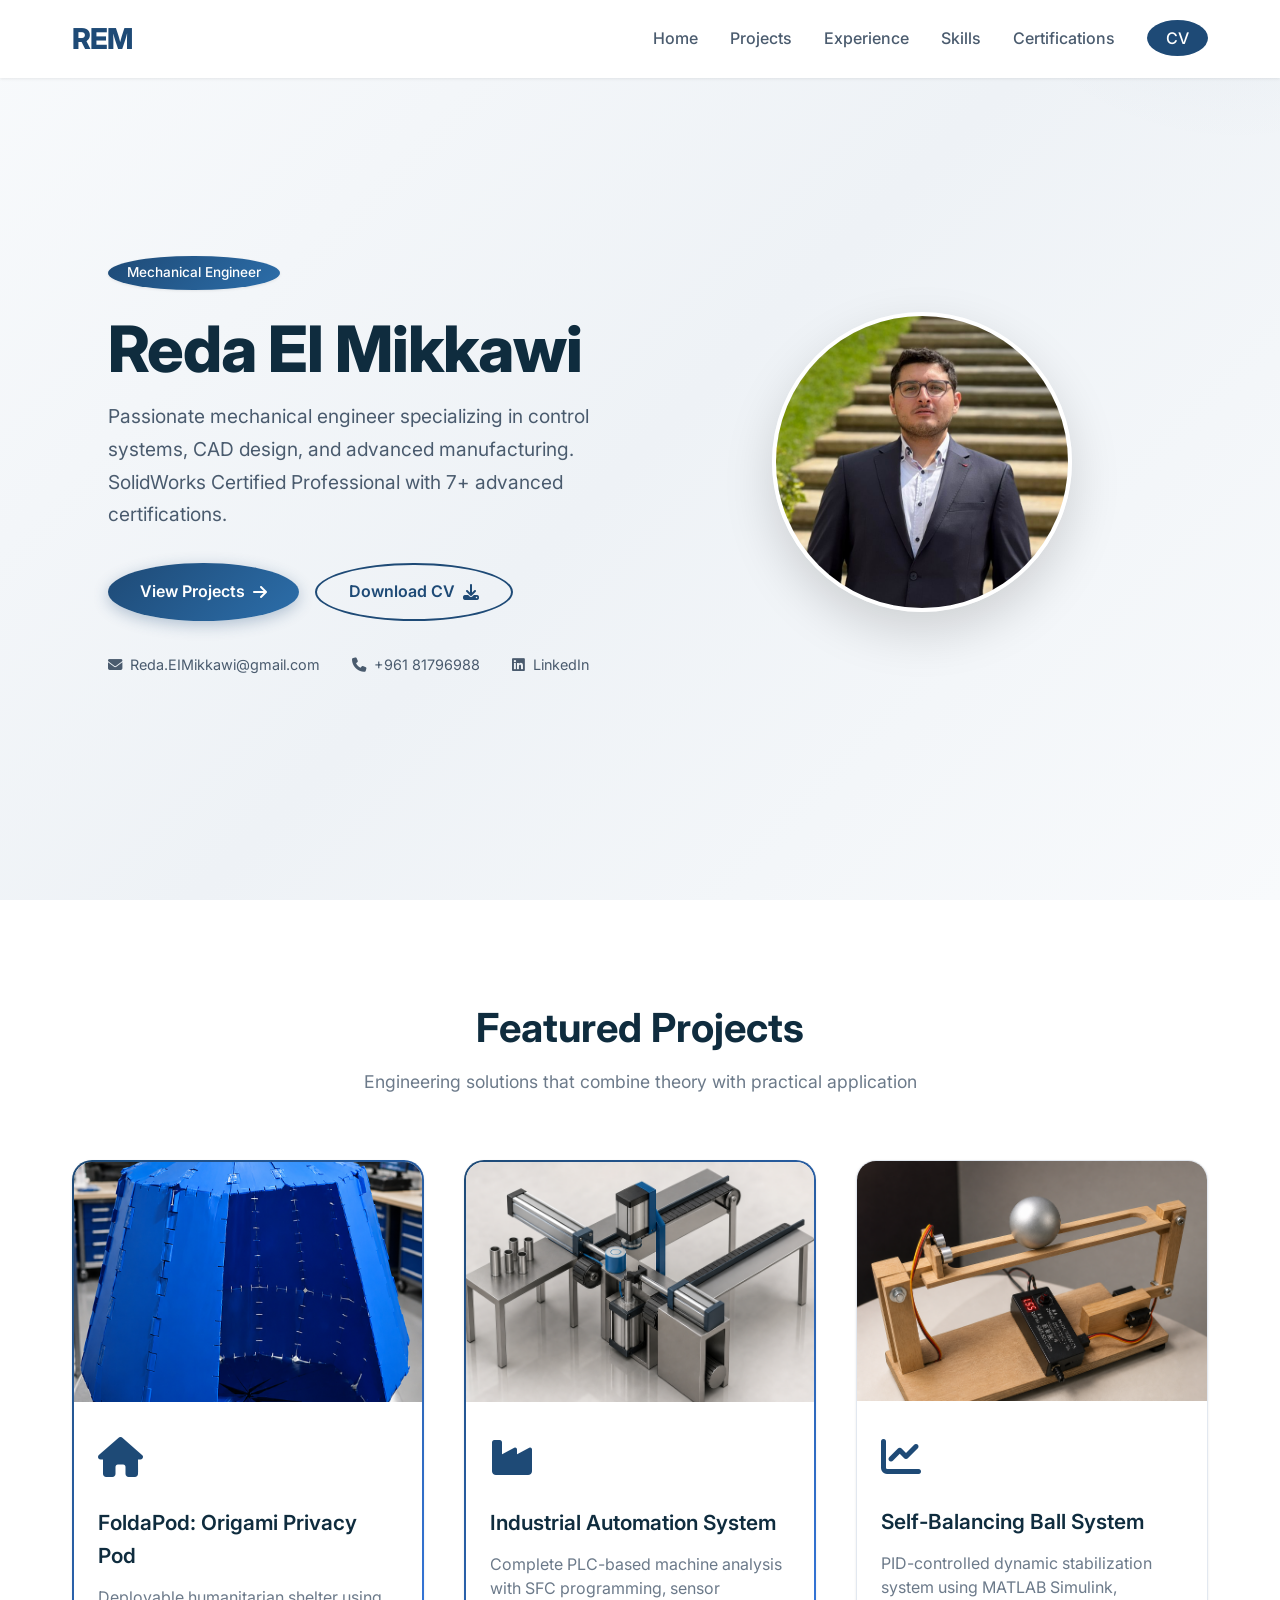
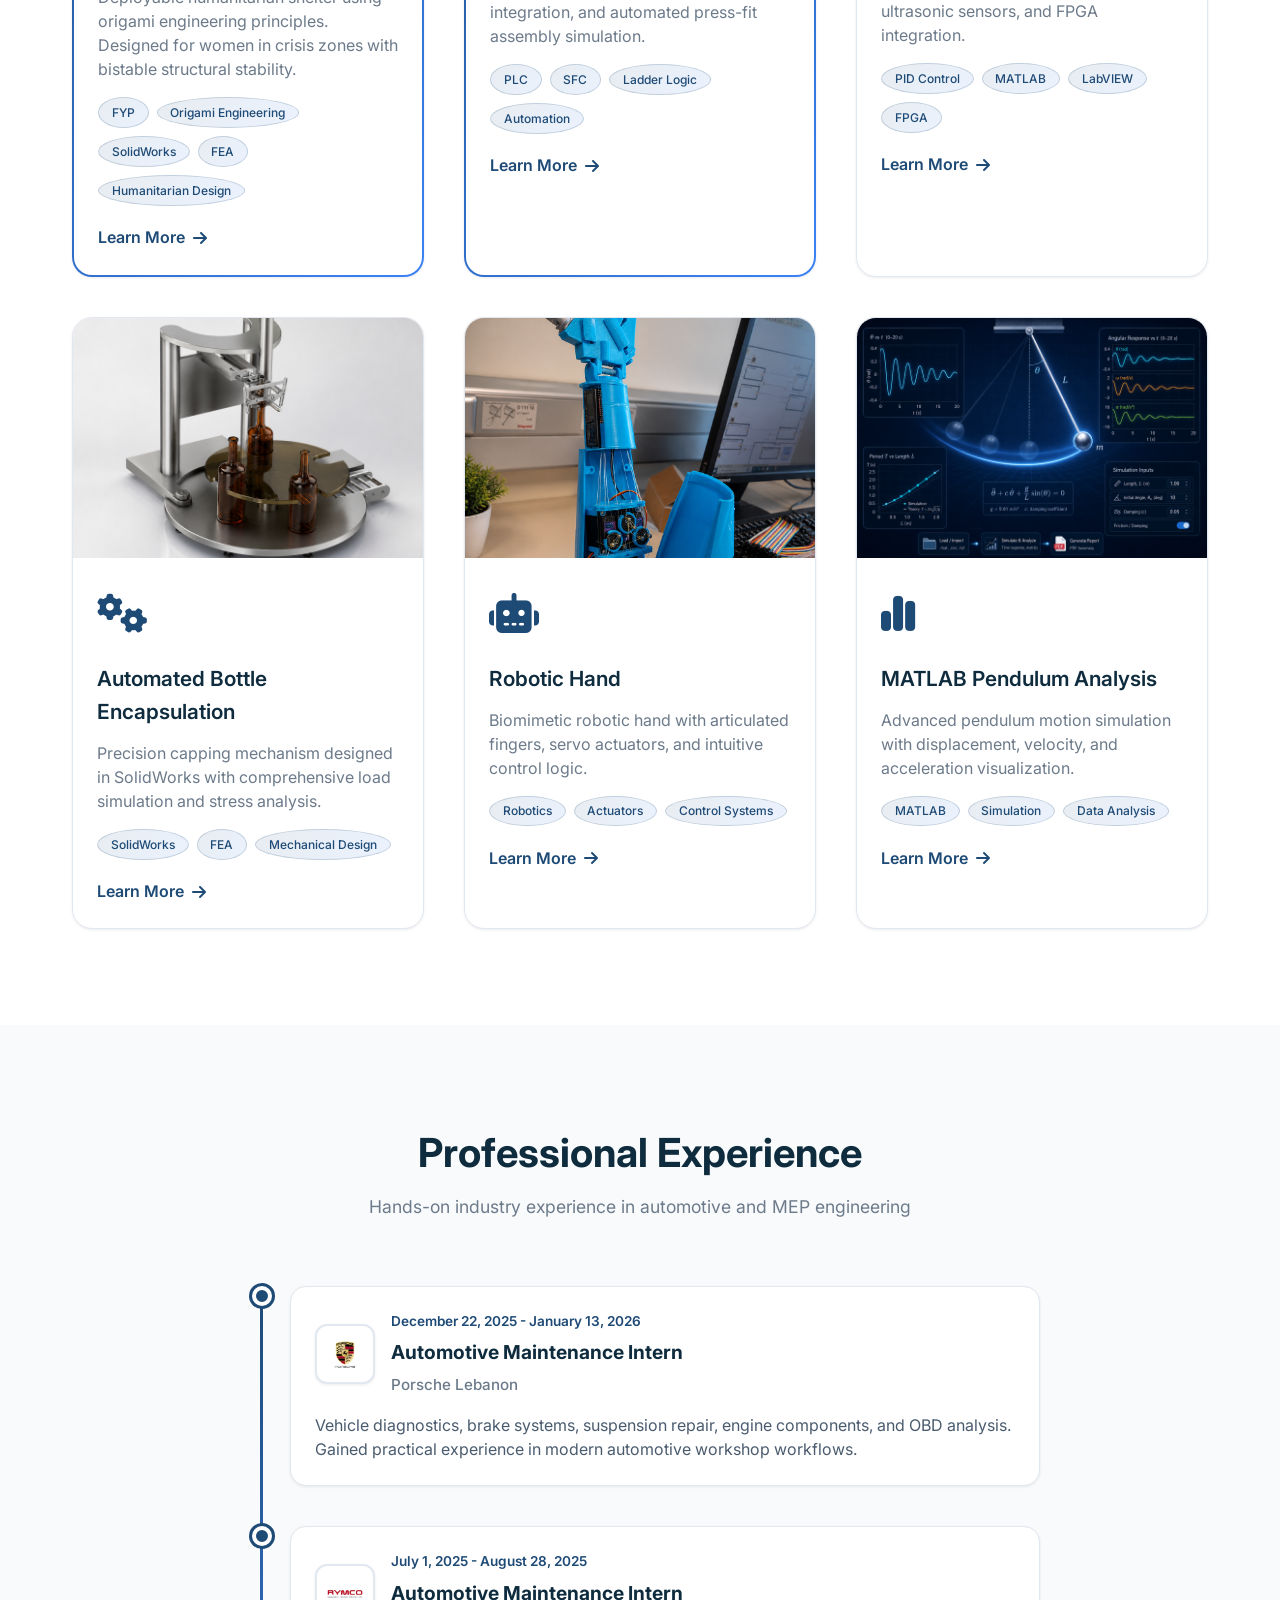
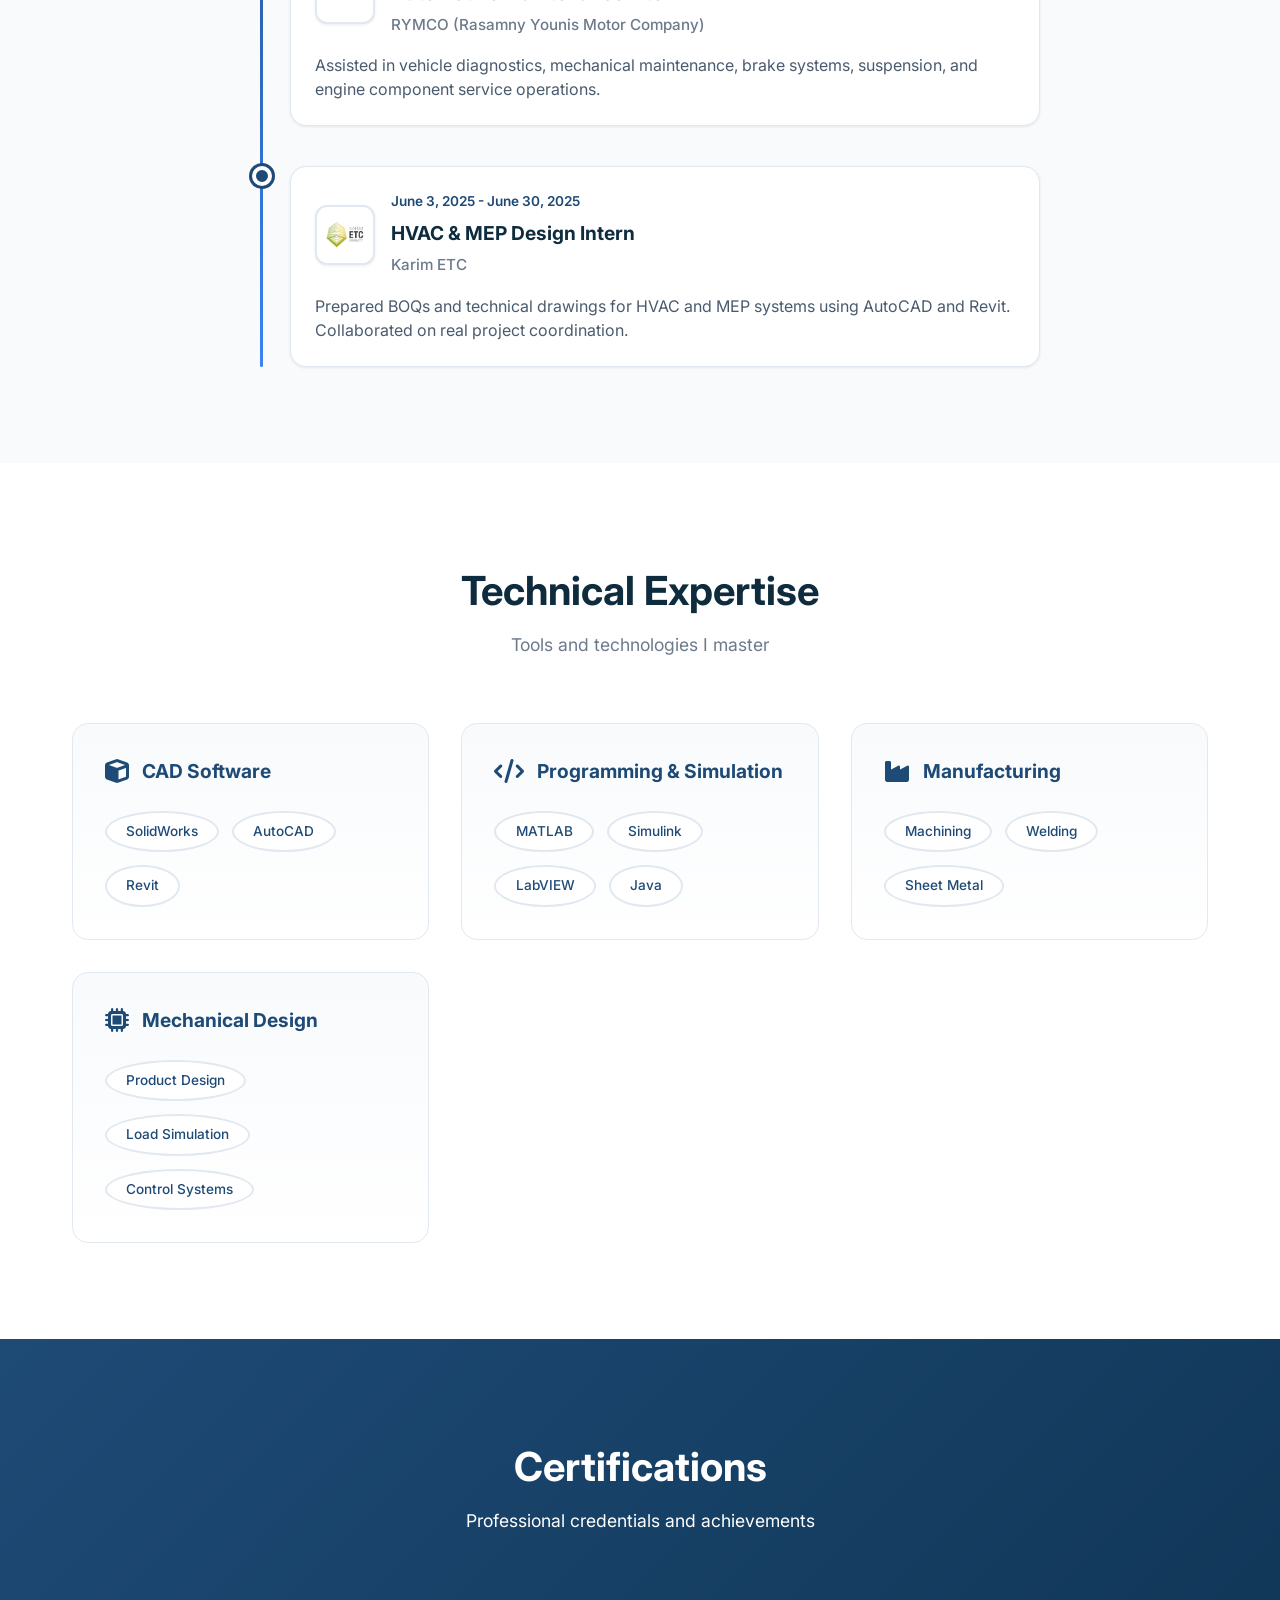
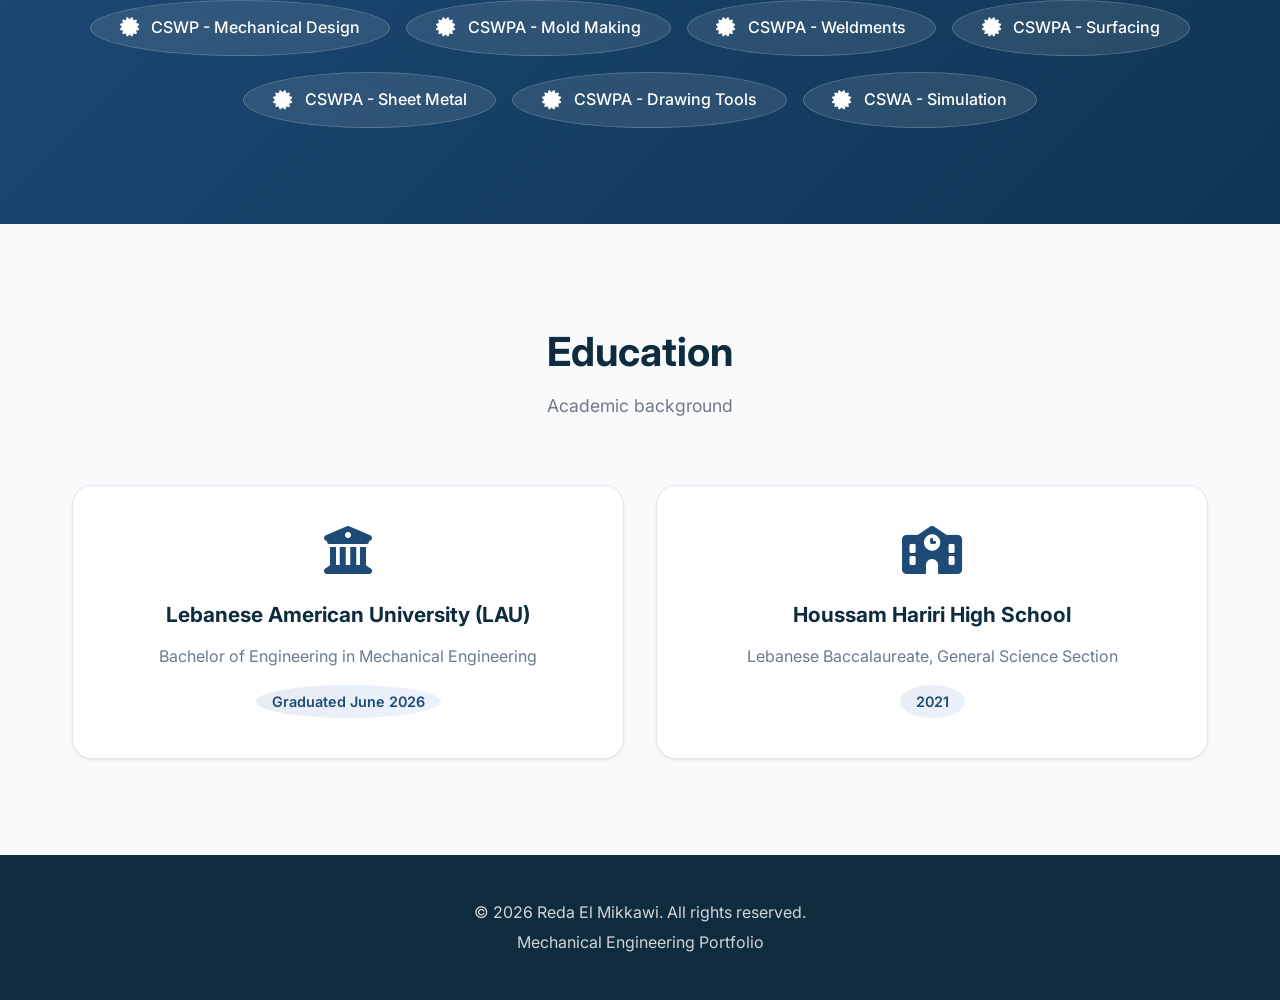
<file: index.html>
<!DOCTYPE html>
<html lang="en">
<head>
    <meta charset="UTF-8">
    <meta name="viewport" content="width=device-width, initial-scale=1.0">
    <title>Reda El Mikkawi | Mechanical Engineer</title>
    <link rel="stylesheet" href="style.css">
    <link href="https://fonts.googleapis.com/css2?family=Inter:wght@300;400;500;600;700;800&display=swap" rel="stylesheet">
    <link rel="stylesheet" href="https://cdnjs.cloudflare.com/ajax/libs/font-awesome/6.4.0/css/all.min.css">
</head>
<body>
    <!-- Navigation -->
    <nav class="navbar">
        <div class="nav-container">
            <a href="#" class="logo">REM</a>
            <ul class="nav-links">
                <li><a href="#home">Home</a></li>
                <li><a href="#projects">Projects</a></li>
                <li><a href="#experience">Experience</a></li>
                <li><a href="#skills">Skills</a></li>
                <li><a href="#certifications">Certifications</a></li>
                <li><a href="RedaElMikkawi-CV.pdf" target="_blank" class="cv-btn">CV</a></li>
            </ul>
            <div class="menu-toggle">
                <i class="fas fa-bars"></i>
            </div>
        </div>
    </nav>

    <!-- Hero Section -->
    <section id="home" class="hero">
        <div class="hero-content">
            <div class="hero-grid">
                <div class="hero-text">
                    <span class="hero-badge">Mechanical Engineer</span>
                    <h1>Reda El Mikkawi</h1>
                    <p class="hero-description">Passionate mechanical engineer specializing in control systems, CAD design, and advanced manufacturing. SolidWorks Certified Professional with 7+ advanced certifications.</p>
                    <div class="hero-buttons">
                        <a href="#projects" class="btn-primary">View Projects <i class="fas fa-arrow-right"></i></a>
                        <a href="RedaElMikkawi-CV.pdf" class="btn-secondary" target="_blank">Download CV <i class="fas fa-download"></i></a>
                    </div>
                    <div class="hero-contact">
                        <a href="mailto:Reda.EIMikkawi@gmail.com"><i class="fas fa-envelope"></i> Reda.EIMikkawi@gmail.com</a>
                        <a href="tel:+96181796988"><i class="fas fa-phone"></i> +961 81796988</a>
                        <a href="http://www.linkedin.com/in/reda-el-mikkawi" target="_blank"><i class="fab fa-linkedin"></i> LinkedIn</a>
                    </div>
                </div>
                <div class="hero-image">
                    <img src="images/Profile.png" alt="Reda El Mikkawi">
                </div>
            </div>
        </div>
    </section>

    <!-- Projects Section -->
    <section id="projects" class="projects">
        <div class="container">
            <div class="section-header">
                <h2>Featured Projects</h2>
                <p>Engineering solutions that combine theory with practical application</p>
            </div>
            <div class="projects-grid">
                <!-- Project 1: FoldaPod FYP - FIRST -->
                <div class="project-card featured-project">
                    <div class="project-image-wrapper">
                        <img src="images/projects/foldapod/ProfileFoldapod.png" alt="FoldaPod - Origami Privacy Pod" class="project-main-image">
                        <div class="project-overlay">
                            <span class="view-project">View Project <i class="fas fa-arrow-right"></i></span>
                        </div>
                    </div>
                    <div class="project-content">
                        <div class="project-icon"><i class="fas fa-home"></i></div>
                        <h3>FoldaPod: Origami Privacy Pod</h3>
                        <p>Deployable humanitarian shelter using origami engineering principles. Designed for women in crisis zones with bistable structural stability.</p>
                        <div class="project-tags">
                            <span>FYP</span>
                            <span>Origami Engineering</span>
                            <span>SolidWorks</span>
                            <span>FEA</span>
                            <span>Humanitarian Design</span>
                        </div>
                        <a href="projects/foldapod.html" class="project-link">Learn More <i class="fas fa-arrow-right"></i></a>
                    </div>
                </div>

                <!-- Project 2: Industrial Automation - SECOND -->
                <div class="project-card featured-project">
                    <div class="project-image-wrapper">
                        <img src="images/projects/Industrial Automation/ProfileAutomation.png" alt="Industrial Automation System" class="project-main-image">
                        <div class="project-overlay">
                            <span class="view-project">View Project <i class="fas fa-arrow-right"></i></span>
                        </div>
                    </div>
                    <div class="project-content">
                        <div class="project-icon"><i class="fas fa-industry"></i></div>
                        <h3>Industrial Automation System</h3>
                        <p>Complete PLC-based machine analysis with SFC programming, sensor integration, and automated press-fit assembly simulation.</p>
                        <div class="project-tags">
                            <span>PLC</span>
                            <span>SFC</span>
                            <span>Ladder Logic</span>
                            <span>Automation</span>
                        </div>
                        <a href="projects/industrial-automation.html" class="project-link">Learn More <i class="fas fa-arrow-right"></i></a>
                    </div>
                </div>

                <!-- Project 3: Self-Balancing Ball -->
                <div class="project-card">
                    <div class="project-image-wrapper">
                        <img src="images/projects/balancing-ball/ProfileBalancing.png" alt="Self-Balancing Ball System" class="project-main-image">
                        <div class="project-overlay">
                            <span class="view-project">View Project <i class="fas fa-arrow-right"></i></span>
                        </div>
                    </div>
                    <div class="project-content">
                        <div class="project-icon"><i class="fas fa-chart-line"></i></div>
                        <h3>Self-Balancing Ball System</h3>
                        <p>PID-controlled dynamic stabilization system using MATLAB Simulink, ultrasonic sensors, and FPGA integration.</p>
                        <div class="project-tags">
                            <span>PID Control</span>
                            <span>MATLAB</span>
                            <span>LabVIEW</span>
                            <span>FPGA</span>
                        </div>
                        <a href="projects/balancing-ball.html" class="project-link">Learn More <i class="fas fa-arrow-right"></i></a>
                    </div>
                </div>
                
                <!-- Project 4: Bottle Encapsulation -->
                <div class="project-card">
                    <div class="project-image-wrapper">
                        <img src="images/projects/encapsulation/ProfileEncapsulation.png" alt="Automated Bottle Encapsulation Machine" class="project-main-image">
                        <div class="project-overlay">
                            <span class="view-project">View Project <i class="fas fa-arrow-right"></i></span>
                        </div>
                    </div>
                    <div class="project-content">
                        <div class="project-icon"><i class="fas fa-cogs"></i></div>
                        <h3>Automated Bottle Encapsulation</h3>
                        <p>Precision capping mechanism designed in SolidWorks with comprehensive load simulation and stress analysis.</p>
                        <div class="project-tags">
                            <span>SolidWorks</span>
                            <span>FEA</span>
                            <span>Mechanical Design</span>
                        </div>
                        <a href="projects/encapsulation-machine.html" class="project-link">Learn More <i class="fas fa-arrow-right"></i></a>
                    </div>
                </div>
                
                <!-- Project 5: Robotic Hand -->
                <div class="project-card">
                    <div class="project-image-wrapper">
                        <img src="images/projects/robotic-hand/ProfileRoboticHand.png" alt="Robotic Hand" class="project-main-image">
                        <div class="project-overlay">
                            <span class="view-project">View Project <i class="fas fa-arrow-right"></i></span>
                        </div>
                    </div>
                    <div class="project-content">
                        <div class="project-icon"><i class="fas fa-robot"></i></div>
                        <h3>Robotic Hand</h3>
                        <p>Biomimetic robotic hand with articulated fingers, servo actuators, and intuitive control logic.</p>
                        <div class="project-tags">
                            <span>Robotics</span>
                            <span>Actuators</span>
                            <span>Control Systems</span>
                        </div>
                        <a href="projects/robotic-hand.html" class="project-link">Learn More <i class="fas fa-arrow-right"></i></a>
                    </div>
                </div>
                
                <!-- Project 6: Pendulum Analysis -->
                <div class="project-card">
                    <div class="project-image-wrapper">
                        <img src="images/projects/pendulum/ProfilePendulum.png" alt="MATLAB Pendulum Analysis" class="project-main-image">
                        <div class="project-overlay">
                            <span class="view-project">View Project <i class="fas fa-arrow-right"></i></span>
                        </div>
                    </div>
                    <div class="project-content">
                        <div class="project-icon"><i class="fas fa-chart-simple"></i></div>
                        <h3>MATLAB Pendulum Analysis</h3>
                        <p>Advanced pendulum motion simulation with displacement, velocity, and acceleration visualization.</p>
                        <div class="project-tags">
                            <span>MATLAB</span>
                            <span>Simulation</span>
                            <span>Data Analysis</span>
                        </div>
                        <a href="projects/pendulum-analysis.html" class="project-link">Learn More <i class="fas fa-arrow-right"></i></a>
                    </div>
                </div>
            </div>
        </div>
    </section>

    <!-- Experience Section -->
    <section id="experience" class="experience">
        <div class="container">
            <div class="section-header">
                <h2>Professional Experience</h2>
                <p>Hands-on industry experience in automotive and MEP engineering</p>
            </div>
            <div class="timeline">
                <div class="timeline-item">
                    <div class="timeline-dot"></div>
                    <div class="timeline-content">
                        <div class="timeline-header">
                            <div class="company-logo">
                                <img src="images/experience/porsche/porschelogo.png" alt="Porsche Lebanon">
                            </div>
                            <div class="timeline-info">
                                <div class="timeline-date">December 22, 2025 - January 13, 2026</div>
                                <h3>Automotive Maintenance Intern</h3>
                                <h4>Porsche Lebanon</h4>
                            </div>
                        </div>
                        <p>Vehicle diagnostics, brake systems, suspension repair, engine components, and OBD analysis. Gained practical experience in modern automotive workshop workflows.</p>
                    </div>
                </div>
                
                <div class="timeline-item">
                    <div class="timeline-dot"></div>
                    <div class="timeline-content">
                        <div class="timeline-header">
                            <div class="company-logo">
                                <img src="images/experience/rymco/RMCOlogo.png" alt="RYMCO">
                            </div>
                            <div class="timeline-info">
                                <div class="timeline-date">July 1, 2025 - August 28, 2025</div>
                                <h3>Automotive Maintenance Intern</h3>
                                <h4>RYMCO (Rasamny Younis Motor Company)</h4>
                            </div>
                        </div>
                        <p>Assisted in vehicle diagnostics, mechanical maintenance, brake systems, suspension, and engine component service operations.</p>
                    </div>
                </div>
                
                <div class="timeline-item">
                    <div class="timeline-dot"></div>
                    <div class="timeline-content">
                        <div class="timeline-header">
                            <div class="company-logo">
                                <img src="images/experience/karim-etc/KARIMETClogo.png" alt="Karim ETC">
                            </div>
                            <div class="timeline-info">
                                <div class="timeline-date">June 3, 2025 - June 30, 2025</div>
                                <h3>HVAC & MEP Design Intern</h3>
                                <h4>Karim ETC</h4>
                            </div>
                        </div>
                        <p>Prepared BOQs and technical drawings for HVAC and MEP systems using AutoCAD and Revit. Collaborated on real project coordination.</p>
                    </div>
                </div>
            </div>
        </div>
    </section>

    <!-- Skills Section -->
    <section id="skills" class="skills">
        <div class="container">
            <div class="section-header">
                <h2>Technical Expertise</h2>
                <p>Tools and technologies I master</p>
            </div>
            <div class="skills-grid">
                <div class="skill-category">
                    <h3><i class="fas fa-cube"></i> CAD Software</h3>
                    <div class="skill-items">
                        <span class="skill-item">SolidWorks</span>
                        <span class="skill-item">AutoCAD</span>
                        <span class="skill-item">Revit</span>
                    </div>
                </div>
                <div class="skill-category">
                    <h3><i class="fas fa-code"></i> Programming & Simulation</h3>
                    <div class="skill-items">
                        <span class="skill-item">MATLAB</span>
                        <span class="skill-item">Simulink</span>
                        <span class="skill-item">LabVIEW</span>
                        <span class="skill-item">Java</span>
                    </div>
                </div>
                <div class="skill-category">
                    <h3><i class="fas fa-industry"></i> Manufacturing</h3>
                    <div class="skill-items">
                        <span class="skill-item">Machining</span>
                        <span class="skill-item">Welding</span>
                        <span class="skill-item">Sheet Metal</span>
                    </div>
                </div>
                <div class="skill-category">
                    <h3><i class="fas fa-microchip"></i> Mechanical Design</h3>
                    <div class="skill-items">
                        <span class="skill-item">Product Design</span>
                        <span class="skill-item">Load Simulation</span>
                        <span class="skill-item">Control Systems</span>
                    </div>
                </div>
            </div>
        </div>
    </section>

    <!-- Certifications Section -->
    <section id="certifications" class="certifications">
        <div class="container">
            <div class="section-header">
                <h2>Certifications</h2>
                <p>Professional credentials and achievements</p>
            </div>
            <div class="certs-grid">
                <div class="cert-card">
                    <i class="fas fa-certificate"></i>
                    <span>CSWP - Mechanical Design</span>
                </div>
                <div class="cert-card">
                    <i class="fas fa-certificate"></i>
                    <span>CSWPA - Mold Making</span>
                </div>
                <div class="cert-card">
                    <i class="fas fa-certificate"></i>
                    <span>CSWPA - Weldments</span>
                </div>
                <div class="cert-card">
                    <i class="fas fa-certificate"></i>
                    <span>CSWPA - Surfacing</span>
                </div>
                <div class="cert-card">
                    <i class="fas fa-certificate"></i>
                    <span>CSWPA - Sheet Metal</span>
                </div>
                <div class="cert-card">
                    <i class="fas fa-certificate"></i>
                    <span>CSWPA - Drawing Tools</span>
                </div>
                <div class="cert-card">
                    <i class="fas fa-certificate"></i>
                    <span>CSWA - Simulation</span>
                </div>
            </div>
        </div>
    </section>

    <!-- Education Section -->
    <section class="education">
        <div class="container">
            <div class="section-header">
                <h2>Education</h2>
                <p>Academic background</p>
            </div>
            <div class="education-grid">
                <div class="edu-card">
                    <i class="fas fa-university"></i>
                    <h3>Lebanese American University (LAU)</h3>
                    <p>Bachelor of Engineering in Mechanical Engineering</p>
                    <span class="edu-date">Graduated June 2026</span>
                </div>
                <div class="edu-card">
                    <i class="fas fa-school"></i>
                    <h3>Houssam Hariri High School</h3>
                    <p>Lebanese Baccalaureate, General Science Section</p>
                    <span class="edu-date">2021</span>
                </div>
            </div>
        </div>
    </section>

    <!-- Footer -->
    <footer>
        <div class="footer-content">
            <p>&copy; 2026 Reda El Mikkawi. All rights reserved.</p>
            <p>Mechanical Engineering Portfolio</p>
        </div>
    </footer>

    <script>
        // Mobile menu toggle
        const menuToggle = document.querySelector('.menu-toggle');
        const navLinks = document.querySelector('.nav-links');
        
        menuToggle.addEventListener('click', () => {
            navLinks.classList.toggle('active');
        });

        // Smooth scrolling with active state management
        document.querySelectorAll('a[href^="#"]').forEach(anchor => {
            anchor.addEventListener('click', function(e) {
                e.preventDefault();
                const target = document.querySelector(this.getAttribute('href'));
                if (target) {
                    target.scrollIntoView({ behavior: 'smooth', block: 'start' });
                    navLinks.classList.remove('active');
                }
            });
        });

        // Navbar scroll effect
        let lastScrollTop = 0;
        const navbar = document.querySelector('.navbar');
        
        window.addEventListener('scroll', () => {
            const scrollTop = window.pageYOffset || document.documentElement.scrollTop;
            
            if (scrollTop > lastScrollTop && scrollTop > 100) {
                navbar.style.transform = 'translateY(-100%)';
            } else {
                navbar.style.transform = 'translateY(0)';
            }
            lastScrollTop = scrollTop;
        });

        // Intersection Observer for animations
        const observerOptions = {
            threshold: 0.1,
            rootMargin: '0px 0px -50px 0px'
        };

        const observer = new IntersectionObserver((entries) => {
            entries.forEach(entry => {
                if (entry.isIntersecting) {
                    entry.target.style.opacity = '1';
                    entry.target.style.transform = 'translateY(0)';
                }
            });
        }, observerOptions);

        document.querySelectorAll('.project-card, .timeline-item, .skill-category, .cert-card, .edu-card').forEach(el => {
            el.style.opacity = '0';
            el.style.transform = 'translateY(20px)';
            el.style.transition = 'all 0.6s cubic-bezier(0.4, 0, 0.2, 1)';
            observer.observe(el);
        });
    </script>
</body>
</html>
</file>
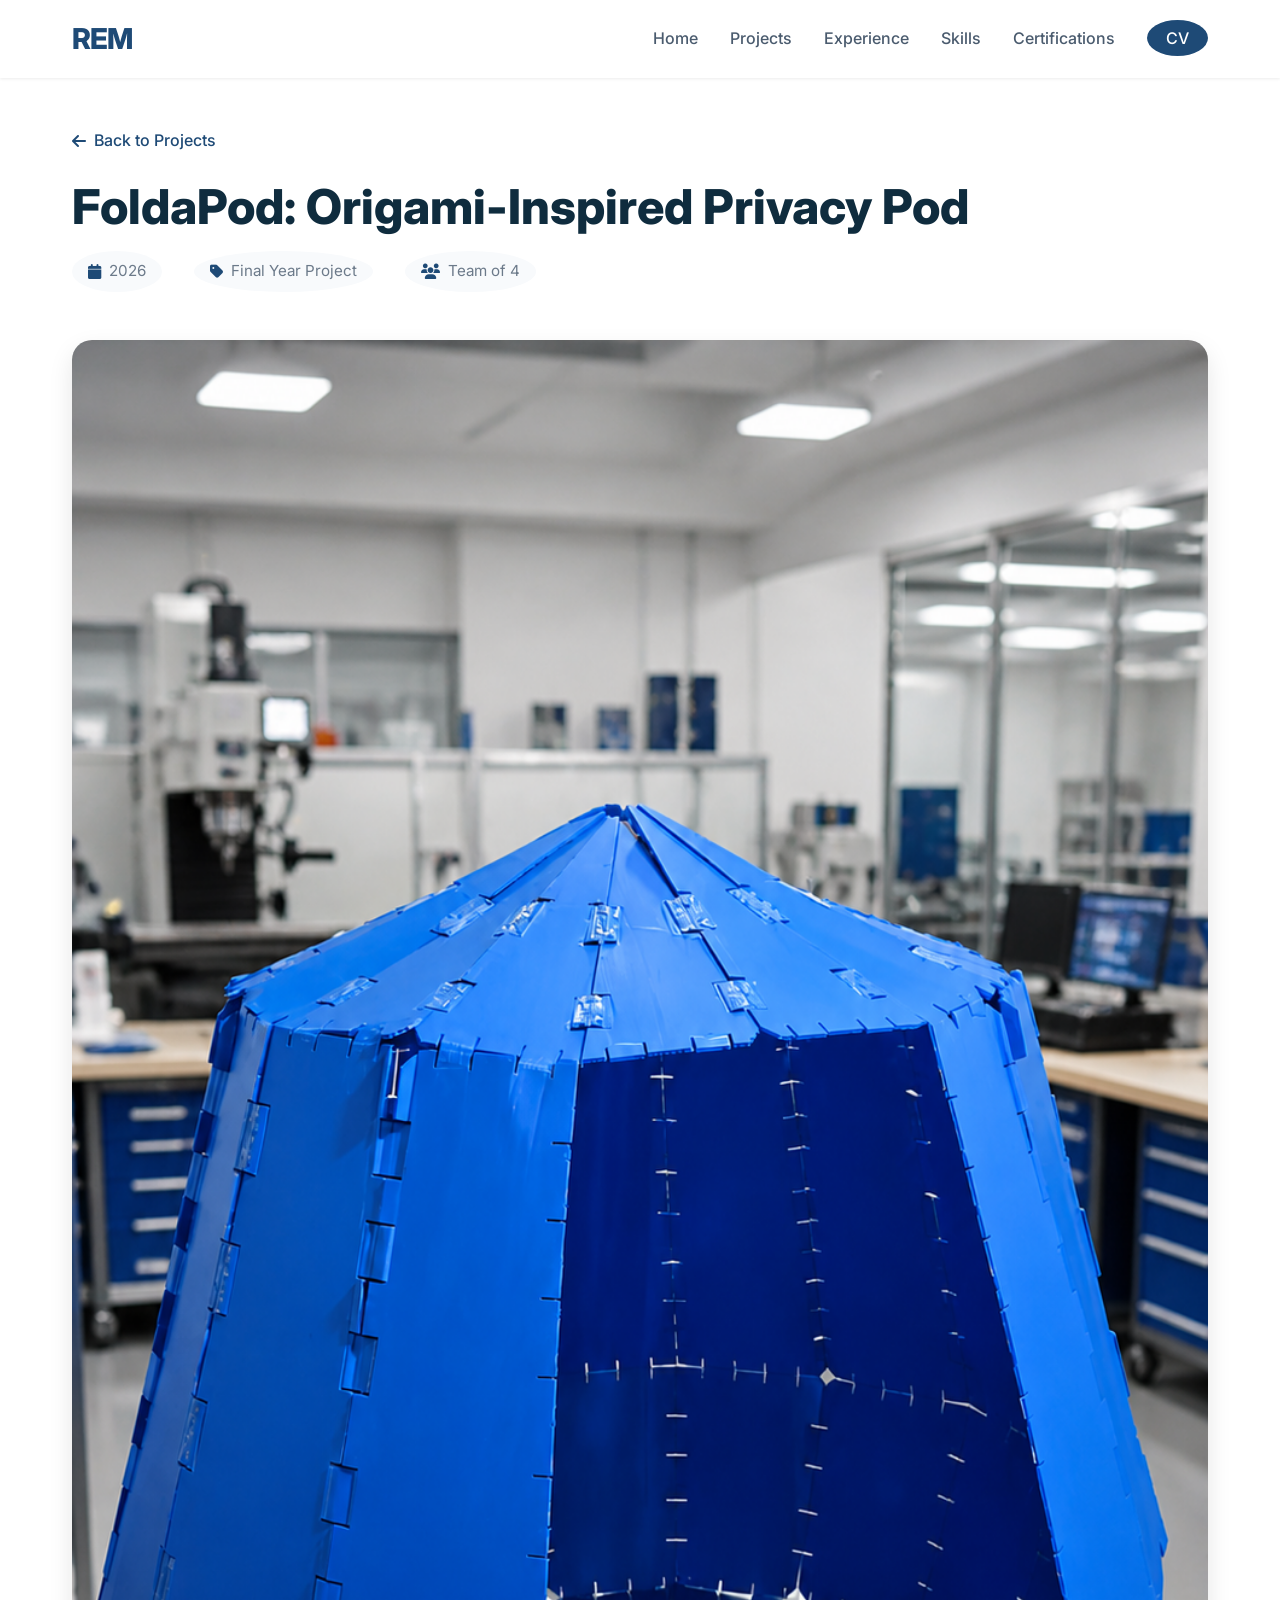
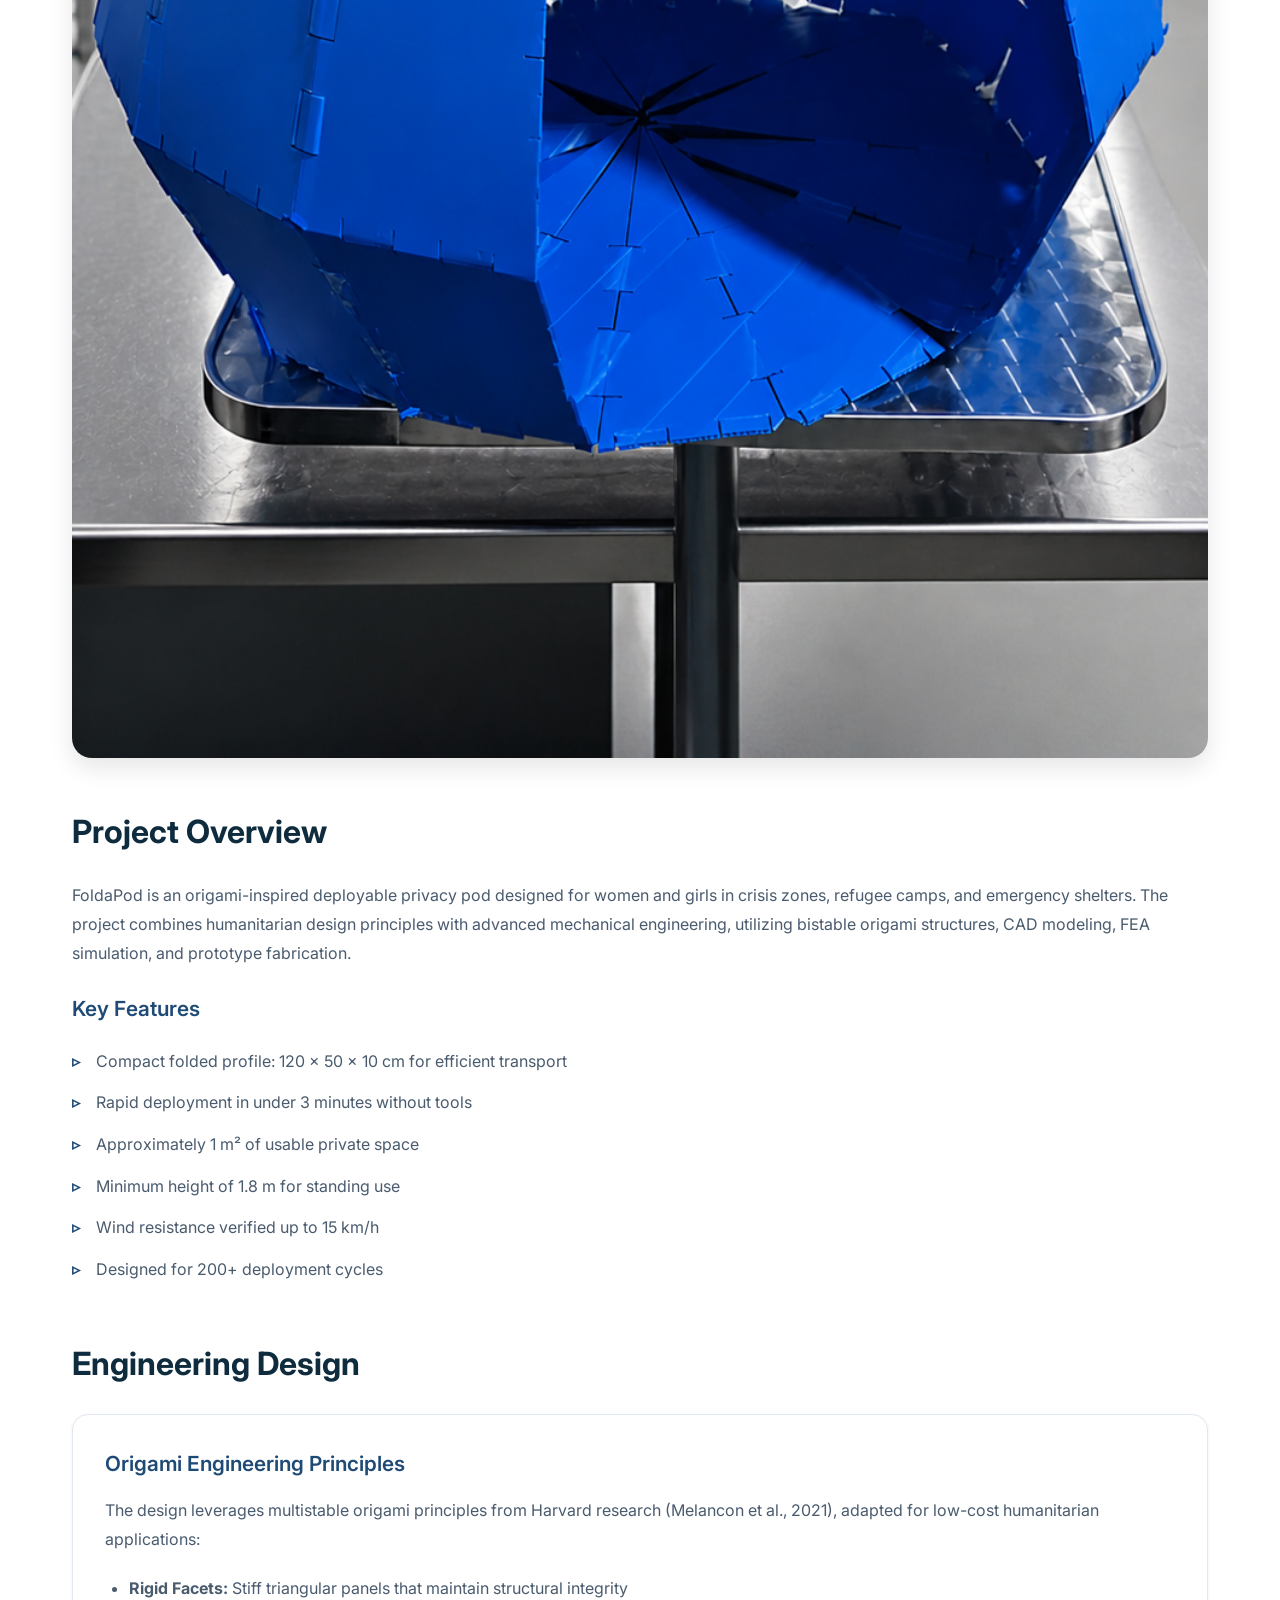
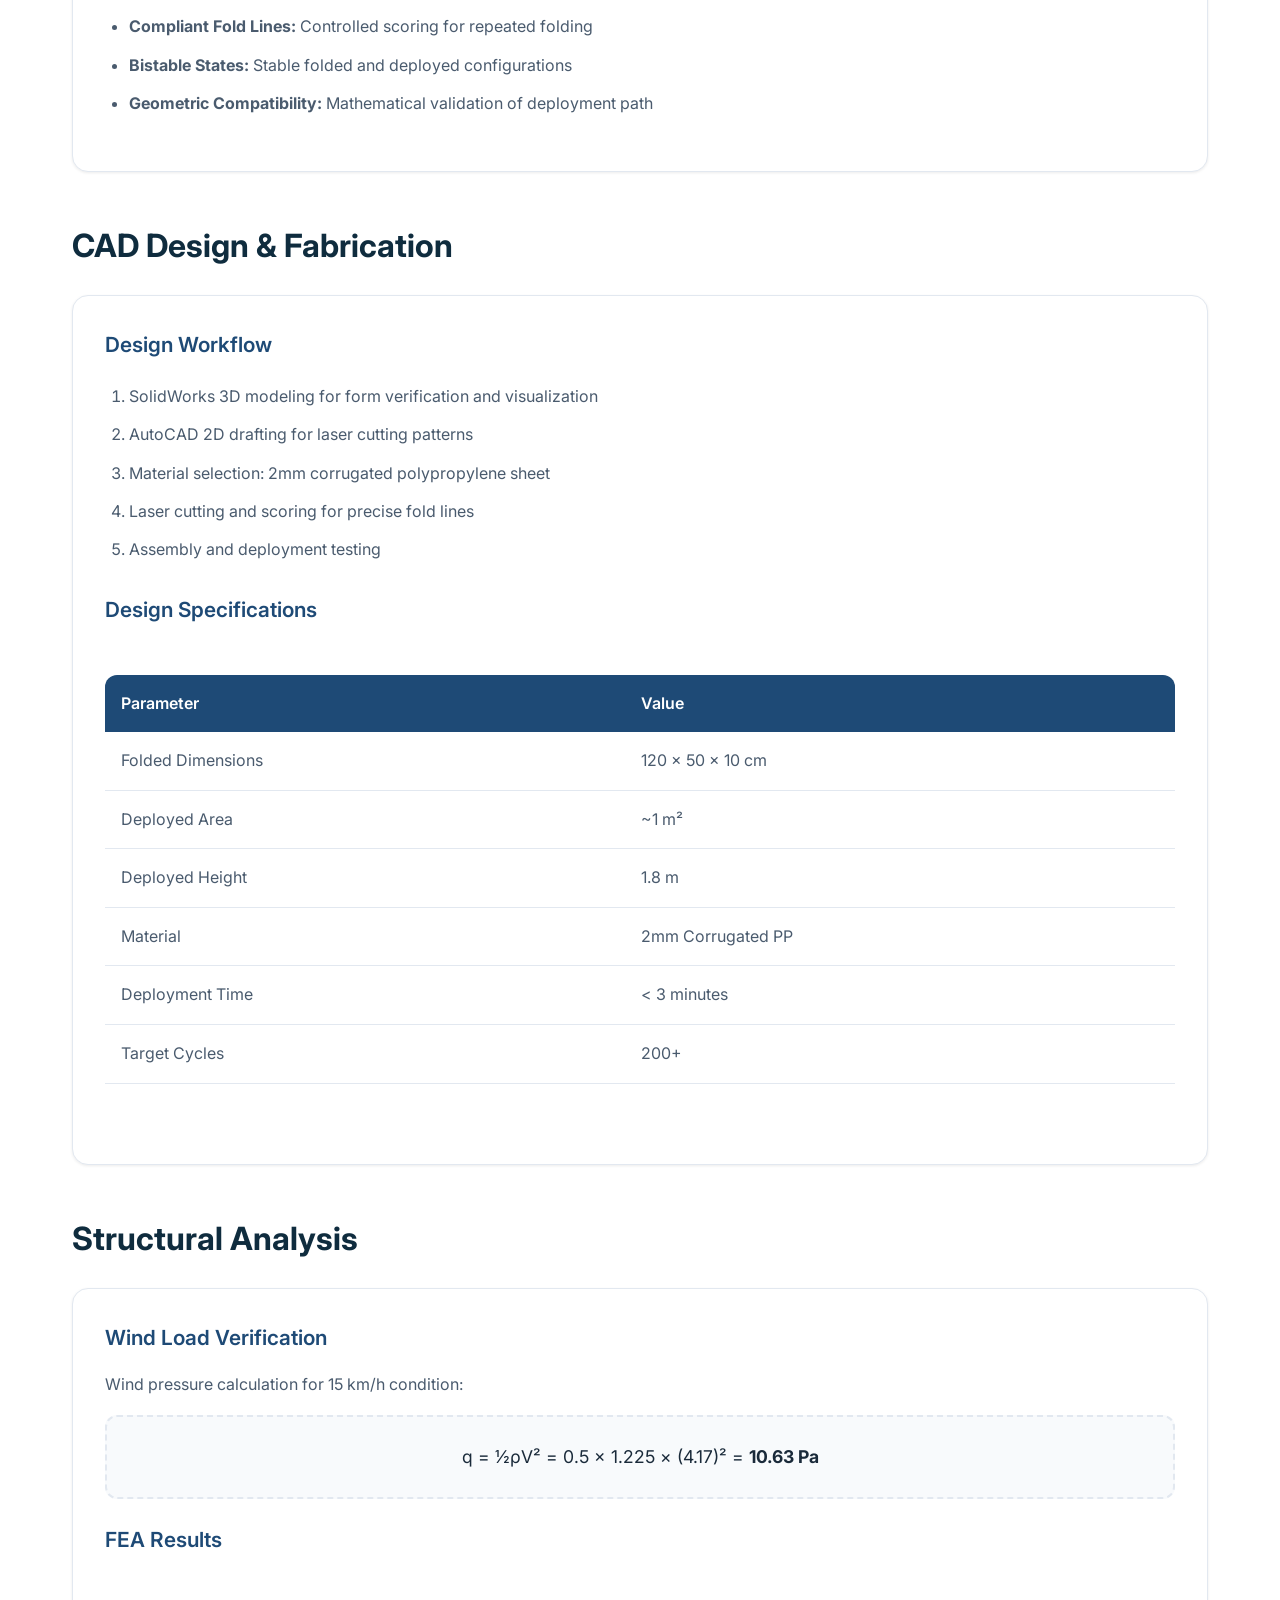
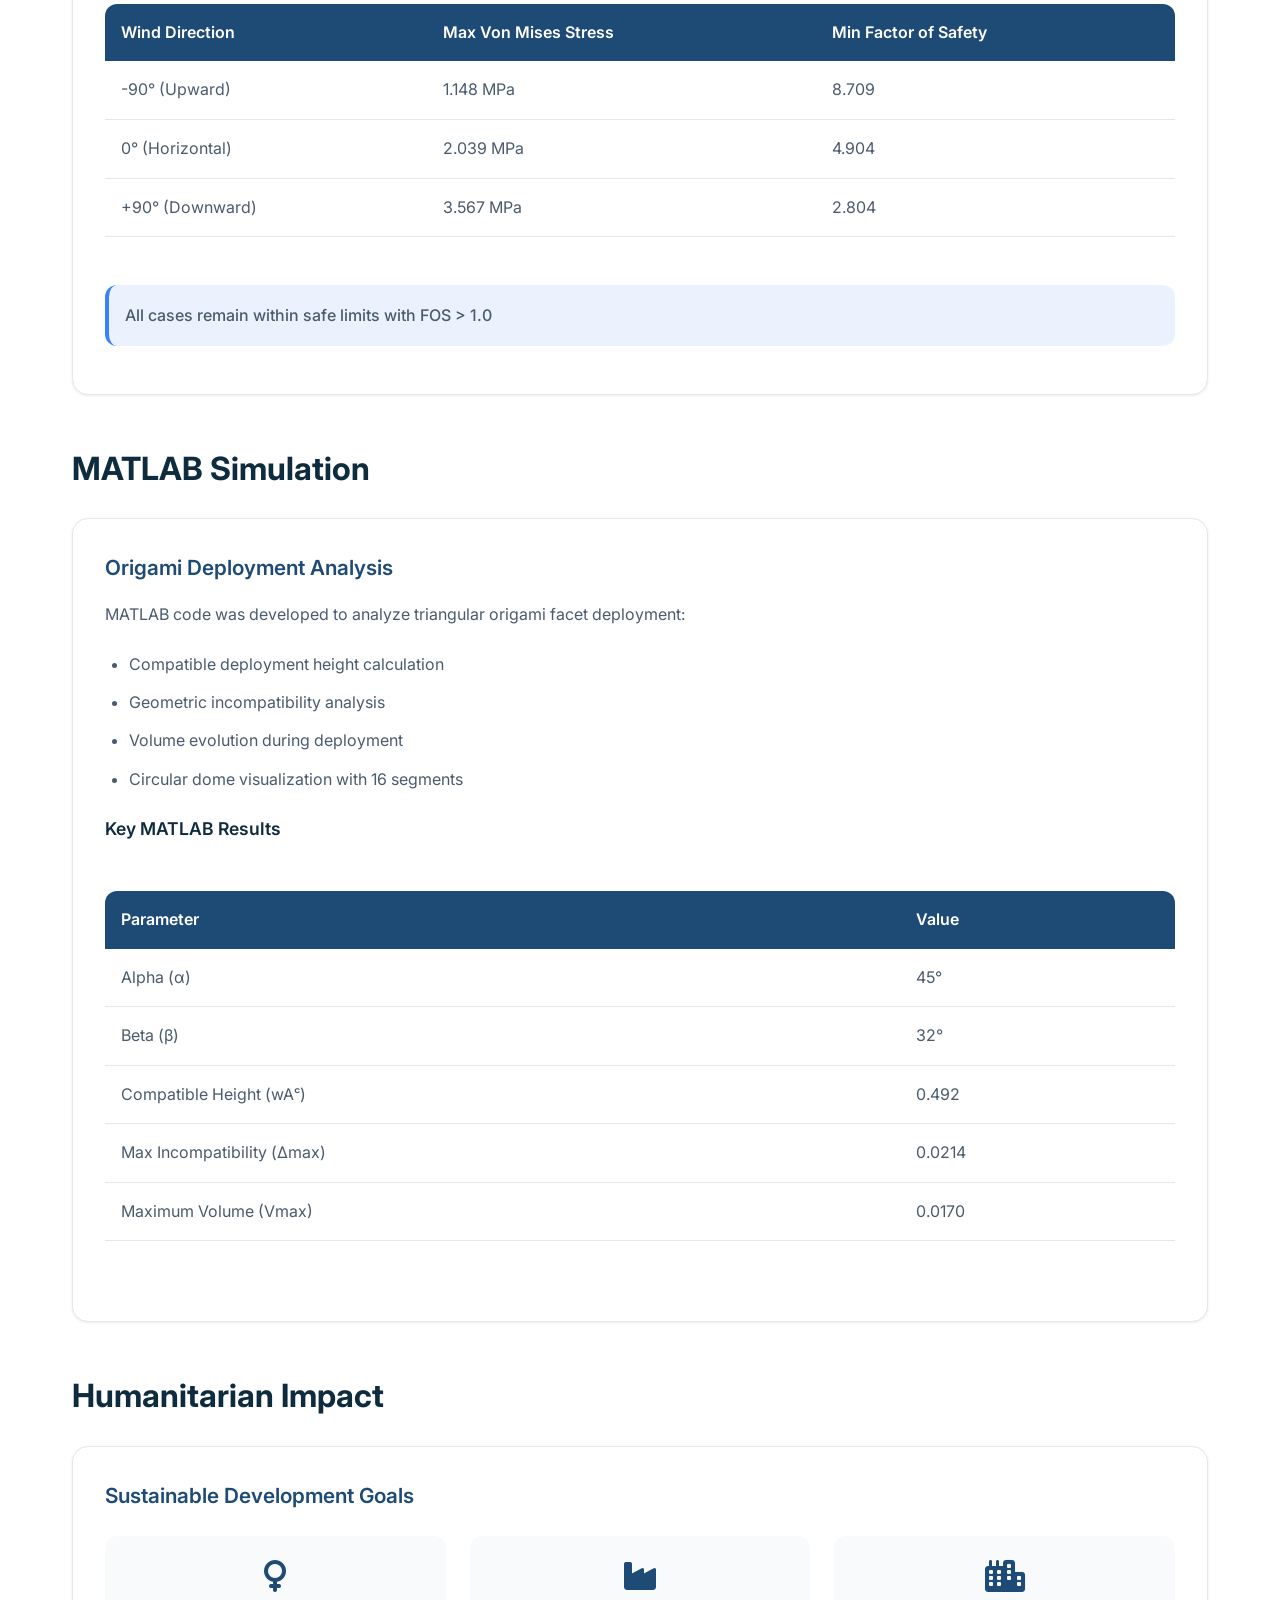
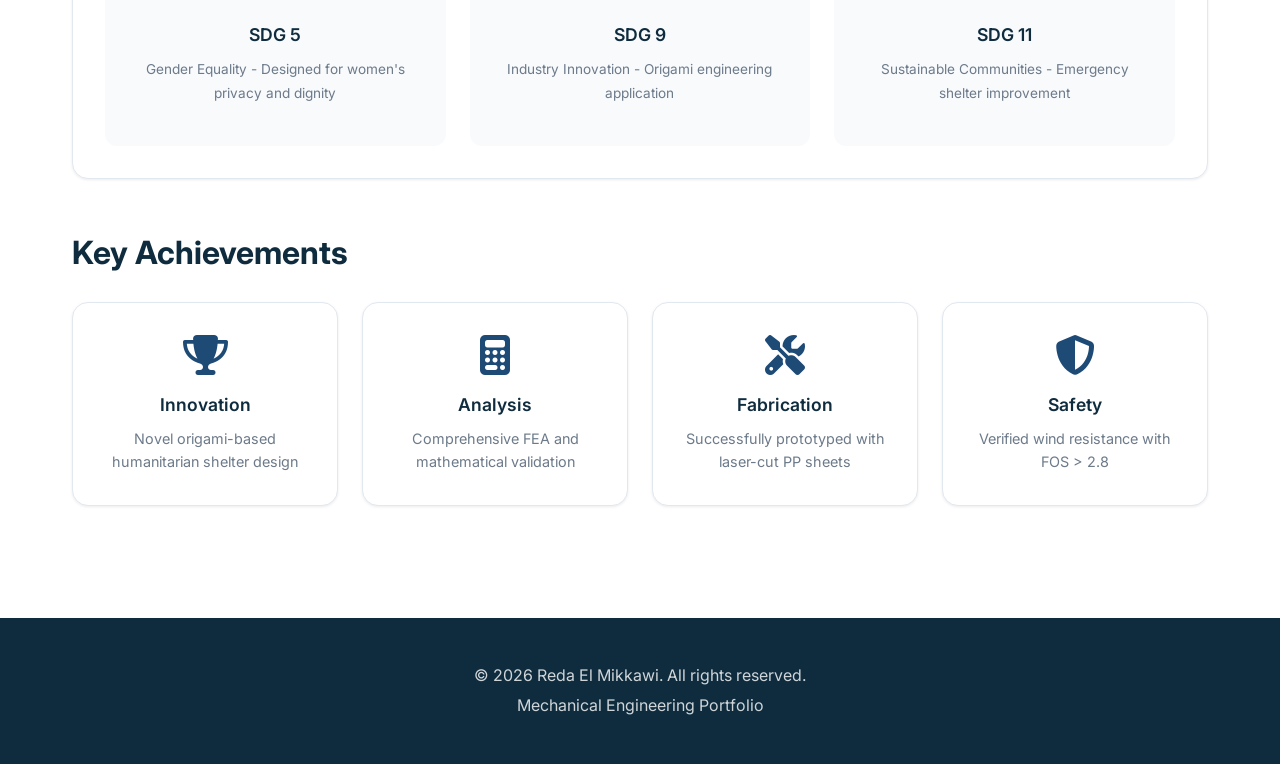
<file: projects/foldapod.html>
<!DOCTYPE html>
<html lang="en">
<head>
    <meta charset="UTF-8">
    <meta name="viewport" content="width=device-width, initial-scale=1.0">
    <title>FoldaPod: Origami Privacy Pod | Reda El Mikkawi</title>
    <link rel="stylesheet" href="../style.css">
    <link rel="stylesheet" href="project-styles.css">
    <link href="https://fonts.googleapis.com/css2?family=Inter:wght@300;400;500;600;700;800&display=swap" rel="stylesheet">
    <link rel="stylesheet" href="https://cdnjs.cloudflare.com/ajax/libs/font-awesome/6.4.0/css/all.min.css">
</head>
<body>
    <nav class="navbar">
        <div class="nav-container">
            <a href="../index.html" class="logo">REM</a>
            <ul class="nav-links">
                <li><a href="../index.html#home">Home</a></li>
                <li><a href="../index.html#projects">Projects</a></li>
                <li><a href="../index.html#experience">Experience</a></li>
                <li><a href="../index.html#skills">Skills</a></li>
                <li><a href="../index.html#certifications">Certifications</a></li>
                <li><a href="../RedaElMikkawi-CV.pdf" target="_blank" class="cv-btn">CV</a></li>
            </ul>
            <div class="menu-toggle">
                <i class="fas fa-bars"></i>
            </div>
        </div>
    </nav>

    <section class="project-detail">
        <div class="container">
            <div class="project-header">
                <a href="../index.html#projects" class="back-link"><i class="fas fa-arrow-left"></i> Back to Projects</a>
                <h1>FoldaPod: Origami-Inspired Privacy Pod</h1>
                <div class="project-meta">
                    <span class="meta-item"><i class="fas fa-calendar"></i> 2026</span>
                    <span class="meta-item"><i class="fas fa-tag"></i> Final Year Project</span>
                    <span class="meta-item"><i class="fas fa-users"></i> Team of 4</span>
                </div>
            </div>

            <div class="project-showcase">
                <img src="../images/projects/foldapod/ProfileFoldapod.png" alt="FoldaPod Design" class="showcase-image">
            </div>

            <div class="project-description">
                <h2>Project Overview</h2>
                <p>FoldaPod is an origami-inspired deployable privacy pod designed for women and girls in crisis zones, refugee camps, and emergency shelters. The project combines humanitarian design principles with advanced mechanical engineering, utilizing bistable origami structures, CAD modeling, FEA simulation, and prototype fabrication.</p>
                
                <h3>Key Features</h3>
                <ul>
                    <li>Compact folded profile: 120 x 50 x 10 cm for efficient transport</li>
                    <li>Rapid deployment in under 3 minutes without tools</li>
                    <li>Approximately 1 m² of usable private space</li>
                    <li>Minimum height of 1.8 m for standing use</li>
                    <li>Wind resistance verified up to 15 km/h</li>
                    <li>Designed for 200+ deployment cycles</li>
                </ul>
            </div>

            <div class="project-section">
                <h2>Engineering Design</h2>
                <div class="content-card">
                    <h3>Origami Engineering Principles</h3>
                    <p>The design leverages multistable origami principles from Harvard research (Melancon et al., 2021), adapted for low-cost humanitarian applications:</p>
                    <ul>
                        <li><strong>Rigid Facets:</strong> Stiff triangular panels that maintain structural integrity</li>
                        <li><strong>Compliant Fold Lines:</strong> Controlled scoring for repeated folding</li>
                        <li><strong>Bistable States:</strong> Stable folded and deployed configurations</li>
                        <li><strong>Geometric Compatibility:</strong> Mathematical validation of deployment path</li>
                    </ul>
                </div>
            </div>

            <div class="project-section">
                <h2>CAD Design & Fabrication</h2>
                <div class="content-card">
                    <h3>Design Workflow</h3>
                    <ol>
                        <li>SolidWorks 3D modeling for form verification and visualization</li>
                        <li>AutoCAD 2D drafting for laser cutting patterns</li>
                        <li>Material selection: 2mm corrugated polypropylene sheet</li>
                        <li>Laser cutting and scoring for precise fold lines</li>
                        <li>Assembly and deployment testing</li>
                    </ol>
                    
                    <h3>Design Specifications</h3>
                    <table class="specs-table">
                        <thead>
                            <tr>
                                <th>Parameter</th>
                                <th>Value</th>
                            </tr>
                        </thead>
                        <tbody>
                            <tr>
                                <td>Folded Dimensions</td>
                                <td>120 x 50 x 10 cm</td>
                            </tr>
                            <tr>
                                <td>Deployed Area</td>
                                <td>~1 m²</td>
                            </tr>
                            <tr>
                                <td>Deployed Height</td>
                                <td>1.8 m</td>
                            </tr>
                            <tr>
                                <td>Material</td>
                                <td>2mm Corrugated PP</td>
                            </tr>
                            <tr>
                                <td>Deployment Time</td>
                                <td>&lt; 3 minutes</td>
                            </tr>
                            <tr>
                                <td>Target Cycles</td>
                                <td>200+</td>
                            </tr>
                        </tbody>
                    </table>
                </div>
            </div>

            <div class="project-section">
                <h2>Structural Analysis</h2>
                <div class="content-card">
                    <h3>Wind Load Verification</h3>
                    <p>Wind pressure calculation for 15 km/h condition:</p>
                    <div class="calculation-box">
                        <p>q = ½ρV² = 0.5 × 1.225 × (4.17)² = <strong>10.63 Pa</strong></p>
                    </div>
                    
                    <h3>FEA Results</h3>
                    <table class="specs-table">
                        <thead>
                            <tr>
                                <th>Wind Direction</th>
                                <th>Max Von Mises Stress</th>
                                <th>Min Factor of Safety</th>
                            </tr>
                        </thead>
                        <tbody>
                            <tr>
                                <td>-90° (Upward)</td>
                                <td>1.148 MPa</td>
                                <td>8.709</td>
                            </tr>
                            <tr>
                                <td>0° (Horizontal)</td>
                                <td>2.039 MPa</td>
                                <td>4.904</td>
                            </tr>
                            <tr>
                                <td>+90° (Downward)</td>
                                <td>3.567 MPa</td>
                                <td>2.804</td>
                            </tr>
                        </tbody>
                    </table>
                    <p class="note">All cases remain within safe limits with FOS > 1.0</p>
                </div>
            </div>

            <div class="project-section">
                <h2>MATLAB Simulation</h2>
                <div class="content-card">
                    <h3>Origami Deployment Analysis</h3>
                    <p>MATLAB code was developed to analyze triangular origami facet deployment:</p>
                    <ul>
                        <li>Compatible deployment height calculation</li>
                        <li>Geometric incompatibility analysis</li>
                        <li>Volume evolution during deployment</li>
                        <li>Circular dome visualization with 16 segments</li>
                    </ul>
                    
                    <h4>Key MATLAB Results</h4>
                    <table class="specs-table">
                        <thead>
                            <tr>
                                <th>Parameter</th>
                                <th>Value</th>
                            </tr>
                        </thead>
                        <tbody>
                            <tr>
                                <td>Alpha (α)</td>
                                <td>45°</td>
                            </tr>
                            <tr>
                                <td>Beta (β)</td>
                                <td>32°</td>
                            </tr>
                            <tr>
                                <td>Compatible Height (wAᶜ)</td>
                                <td>0.492</td>
                            </tr>
                            <tr>
                                <td>Max Incompatibility (Δmax)</td>
                                <td>0.0214</td>
                            </tr>
                            <tr>
                                <td>Maximum Volume (Vmax)</td>
                                <td>0.0170</td>
                            </tr>
                        </tbody>
                    </table>
                </div>
            </div>

            <div class="project-section">
                <h2>Humanitarian Impact</h2>
                <div class="content-card">
                    <h3>Sustainable Development Goals</h3>
                    <div class="sdg-grid">
                        <div class="sdg-card">
                            <i class="fas fa-venus"></i>
                            <h4>SDG 5</h4>
                            <p>Gender Equality - Designed for women's privacy and dignity</p>
                        </div>
                        <div class="sdg-card">
                            <i class="fas fa-industry"></i>
                            <h4>SDG 9</h4>
                            <p>Industry Innovation - Origami engineering application</p>
                        </div>
                        <div class="sdg-card">
                            <i class="fas fa-city"></i>
                            <h4>SDG 11</h4>
                            <p>Sustainable Communities - Emergency shelter improvement</p>
                        </div>
                    </div>
                </div>
            </div>

            <div class="project-section">
                <h2>Key Achievements</h2>
                <div class="achievements-grid">
                    <div class="achievement-card">
                        <i class="fas fa-trophy"></i>
                        <h4>Innovation</h4>
                        <p>Novel origami-based humanitarian shelter design</p>
                    </div>
                    <div class="achievement-card">
                        <i class="fas fa-calculator"></i>
                        <h4>Analysis</h4>
                        <p>Comprehensive FEA and mathematical validation</p>
                    </div>
                    <div class="achievement-card">
                        <i class="fas fa-tools"></i>
                        <h4>Fabrication</h4>
                        <p>Successfully prototyped with laser-cut PP sheets</p>
                    </div>
                    <div class="achievement-card">
                        <i class="fas fa-shield-alt"></i>
                        <h4>Safety</h4>
                        <p>Verified wind resistance with FOS > 2.8</p>
                    </div>
                </div>
            </div>
        </div>
    </section>

    <footer>
        <div class="footer-content">
            <p>&copy; 2026 Reda El Mikkawi. All rights reserved.</p>
            <p>Mechanical Engineering Portfolio</p>
        </div>
    </footer>

    <script src="project-script.js"></script>
</body>
</html>
</file>
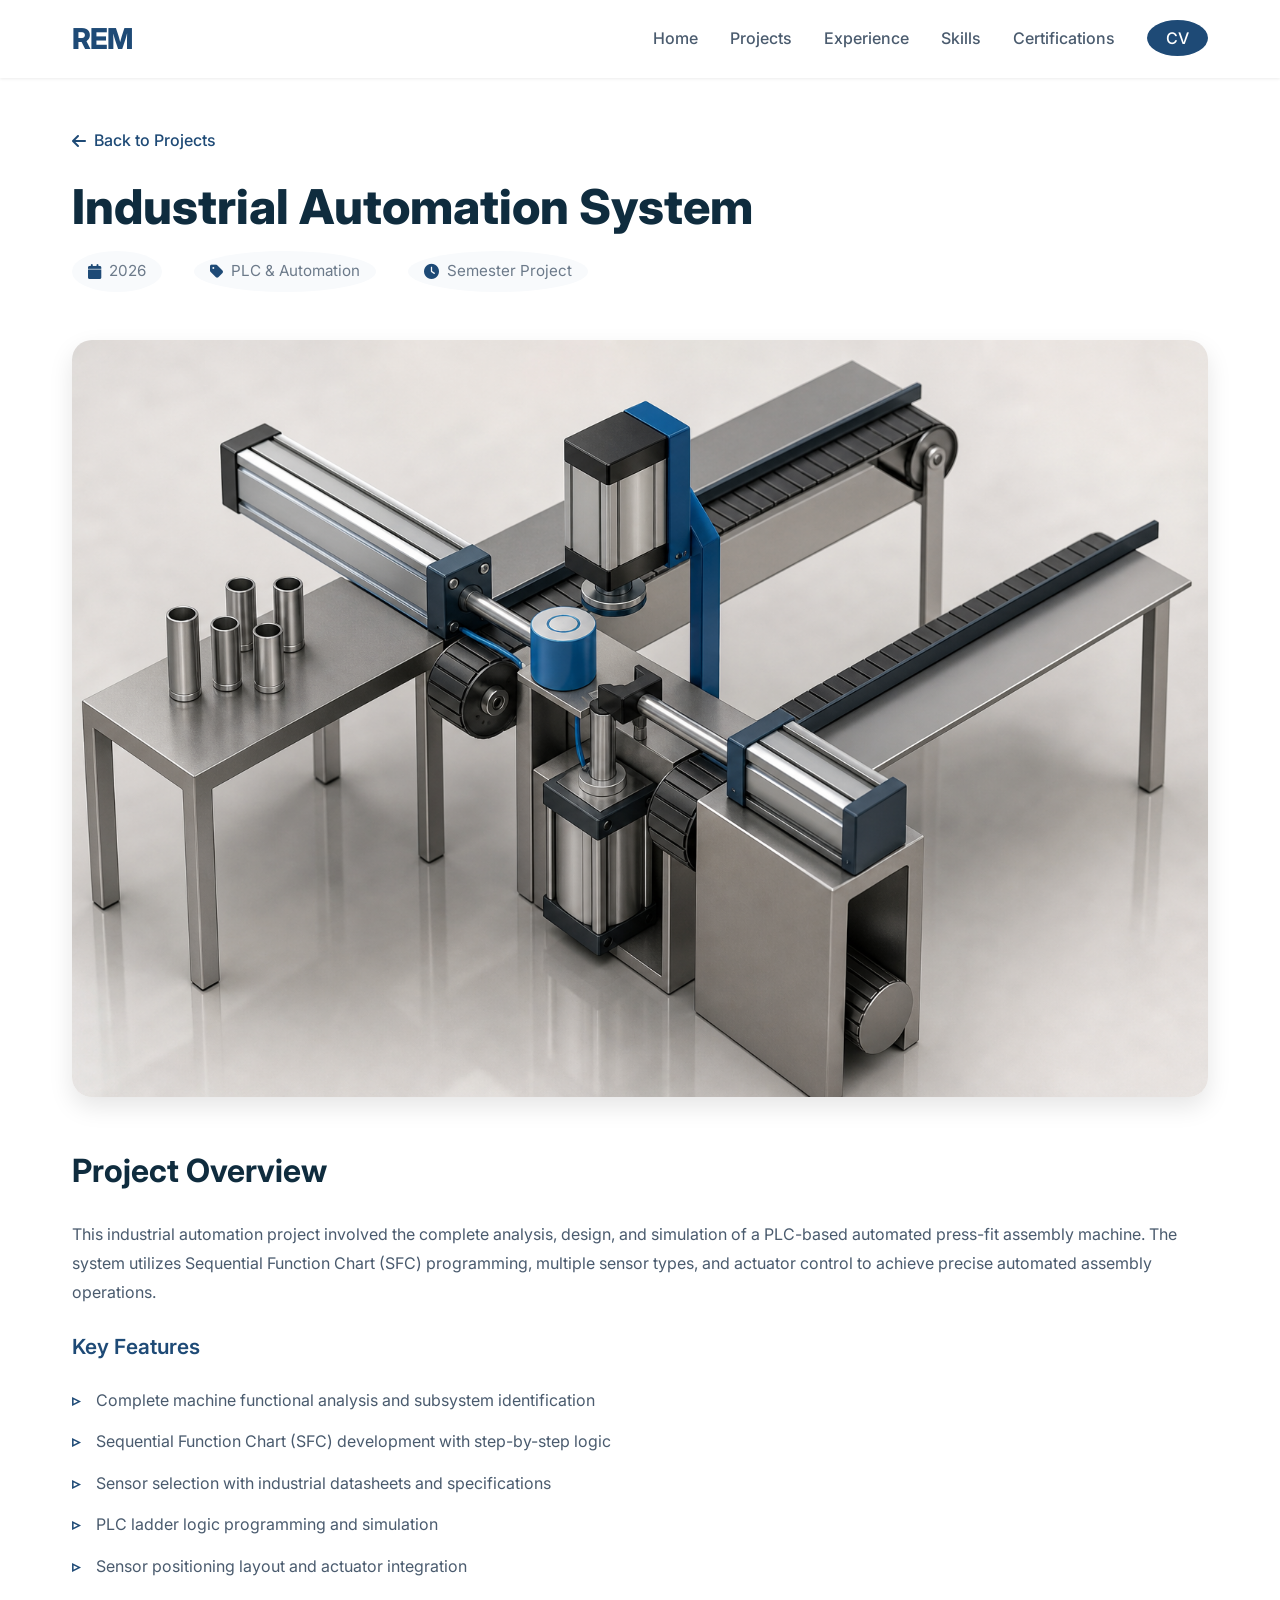
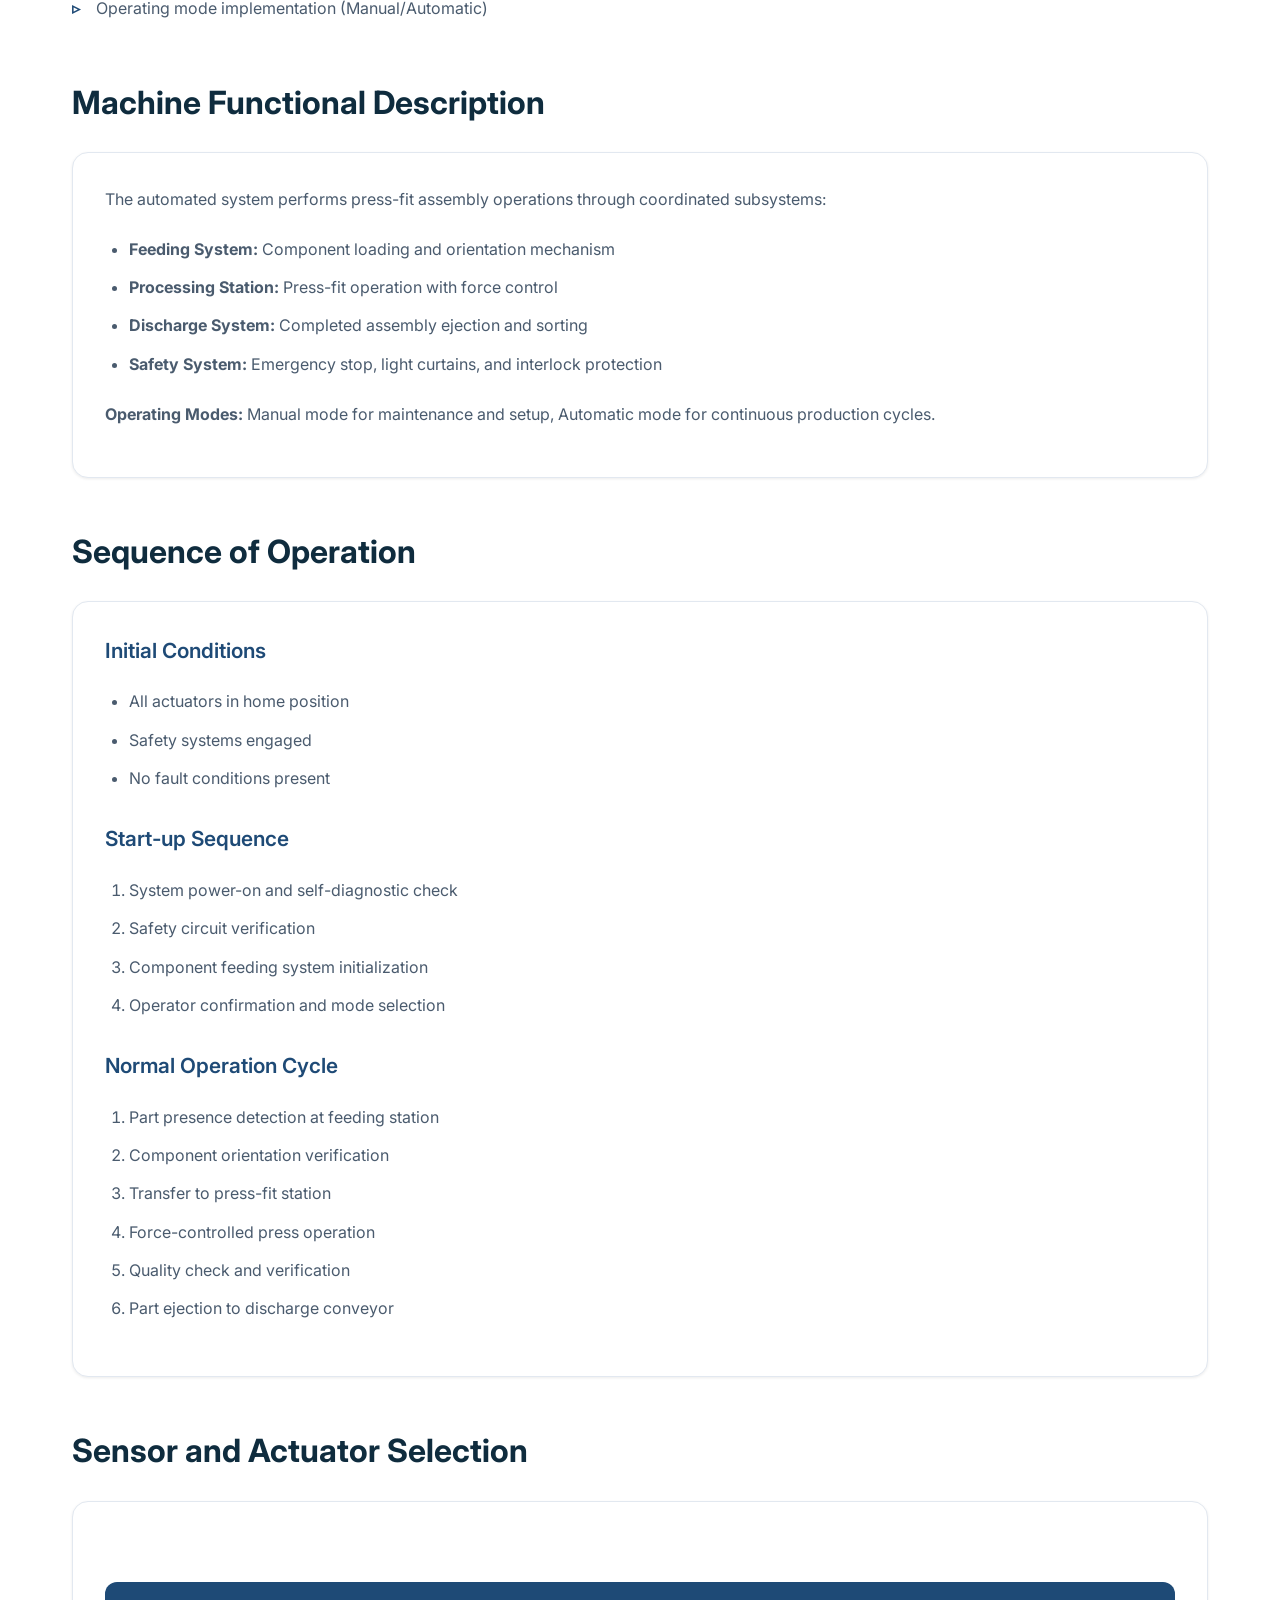
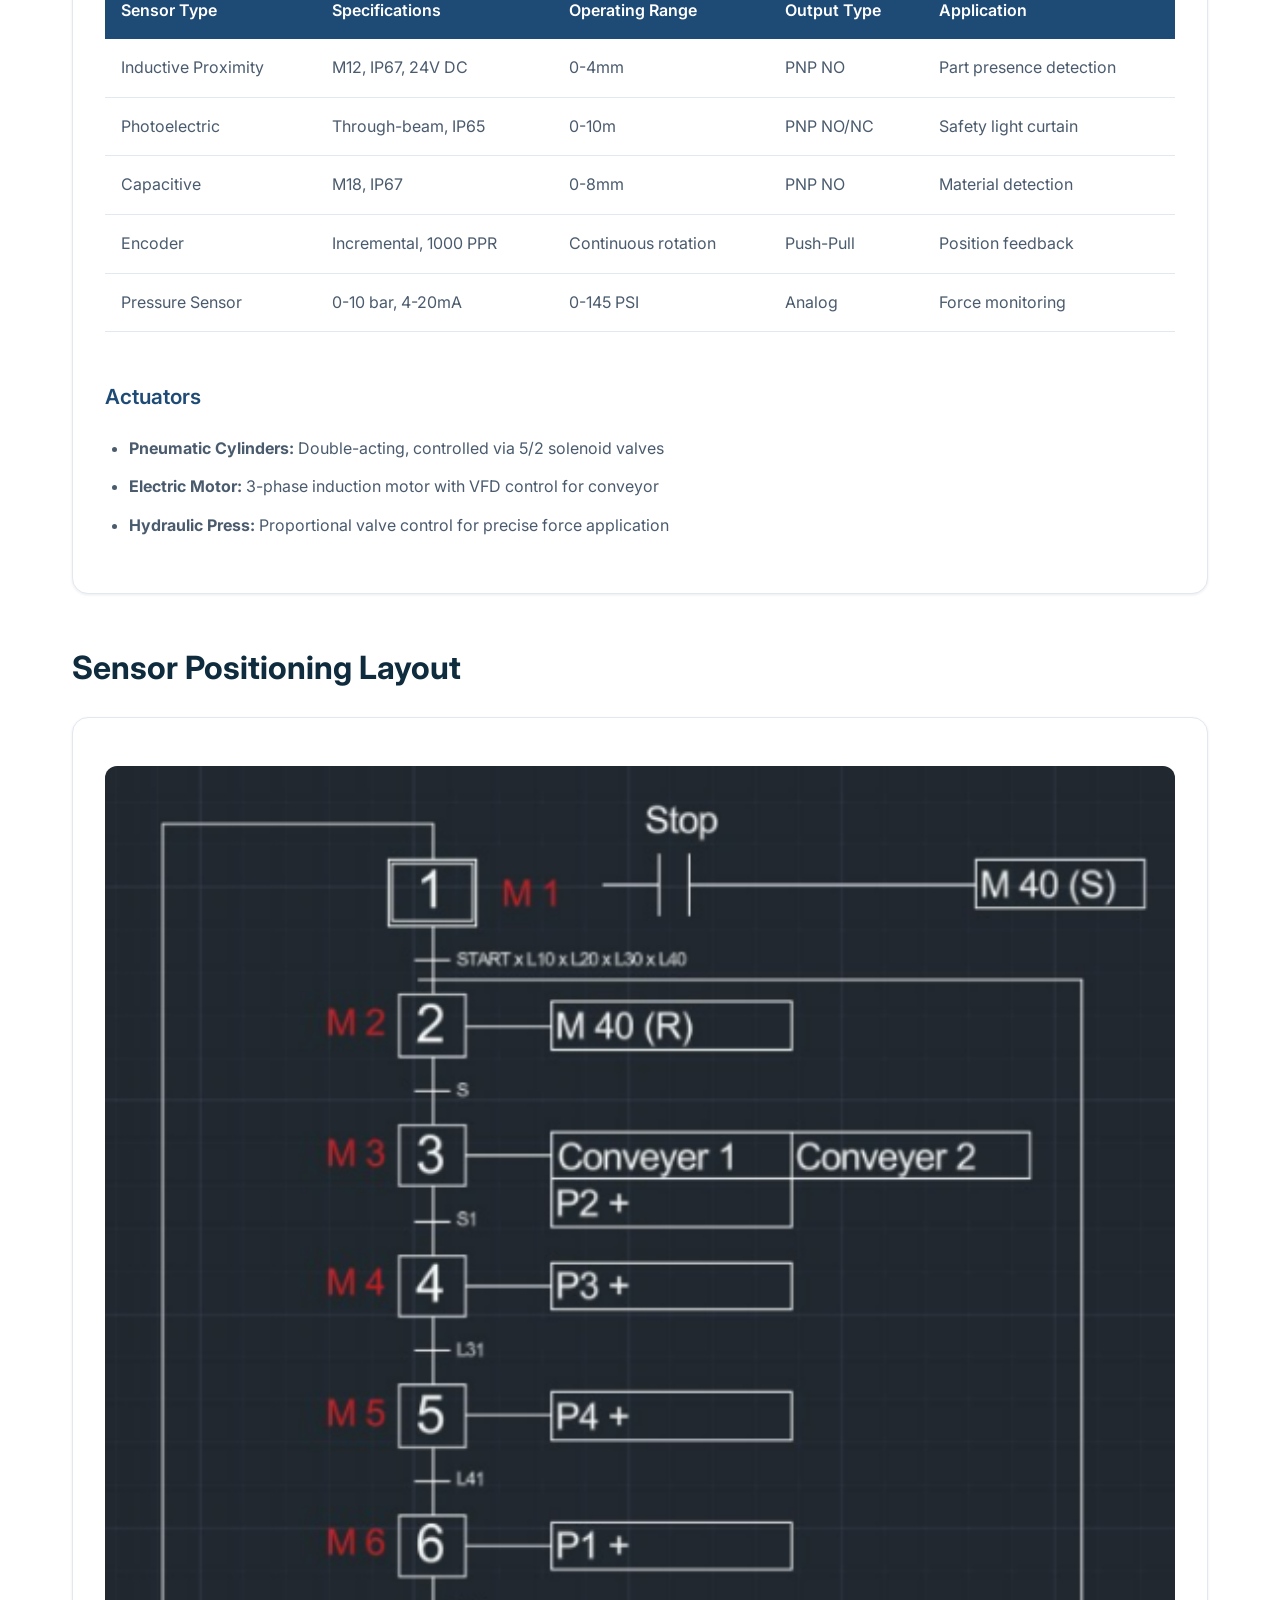
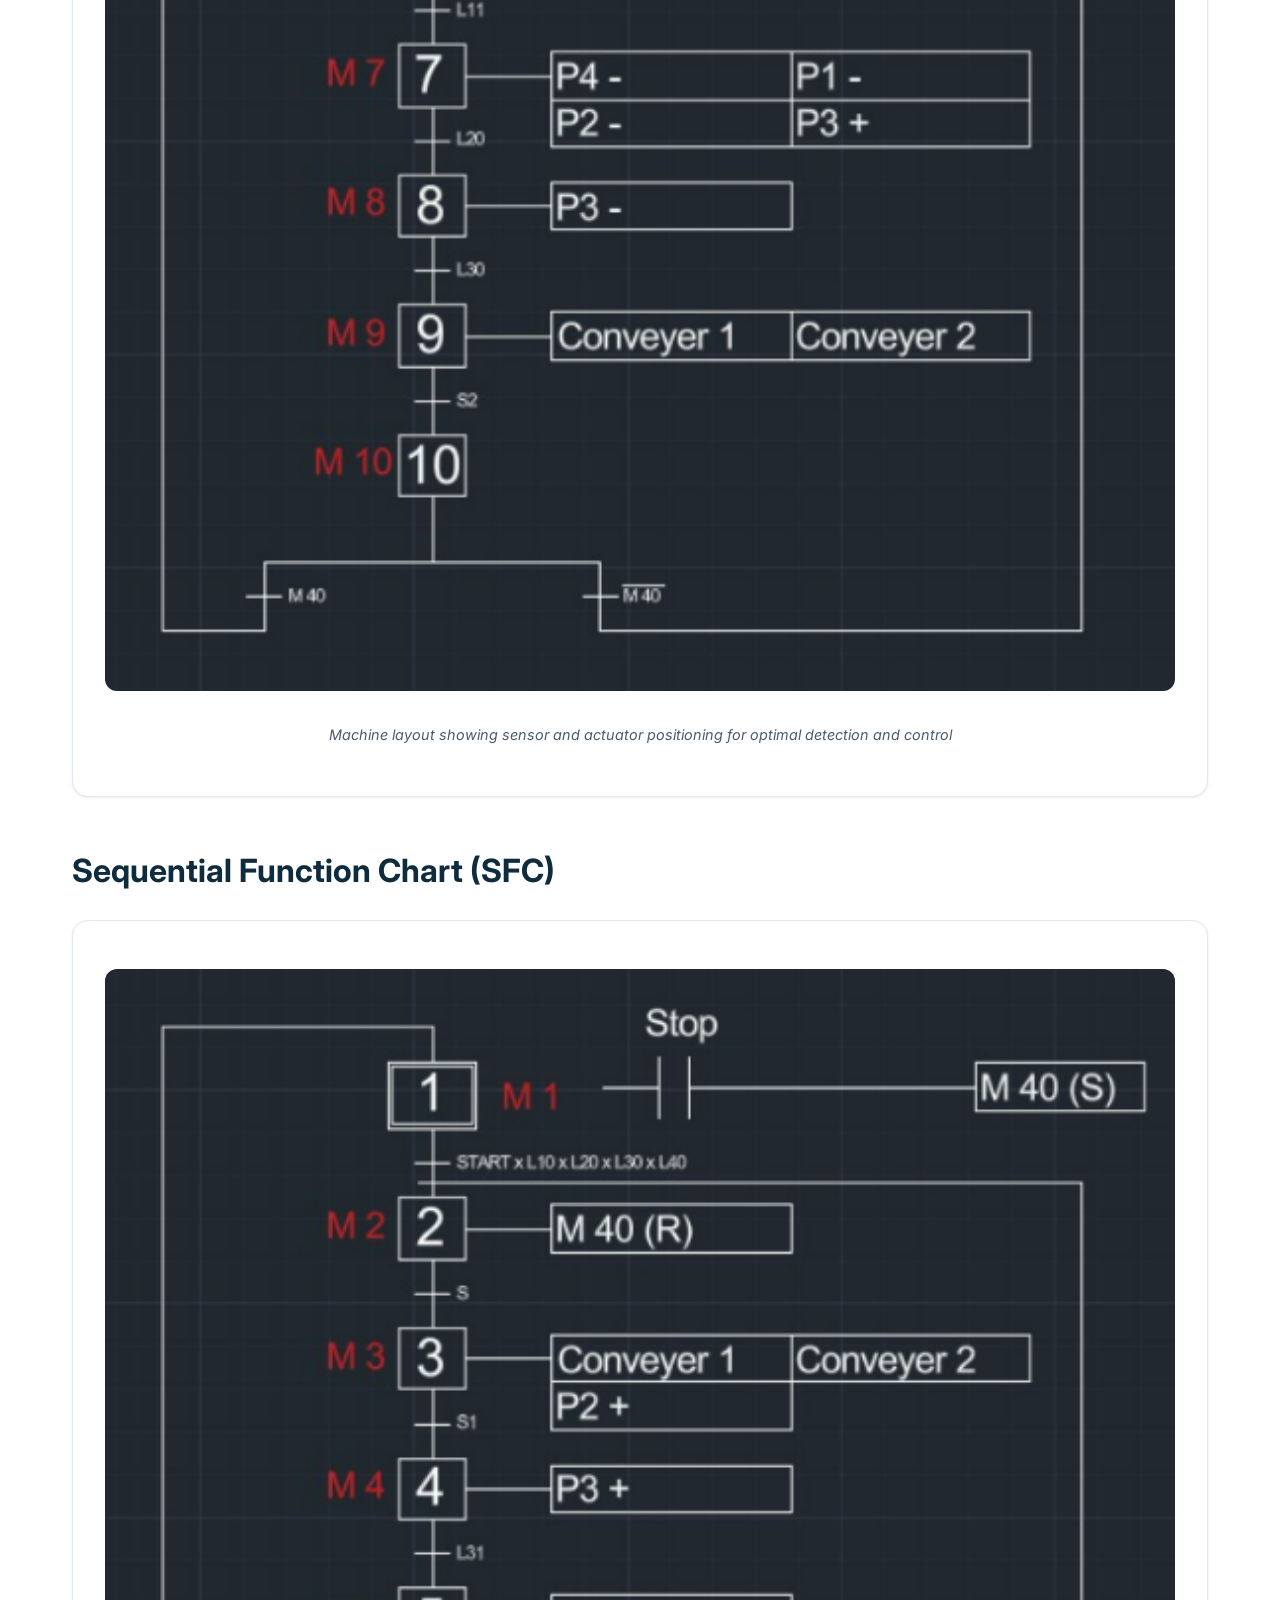
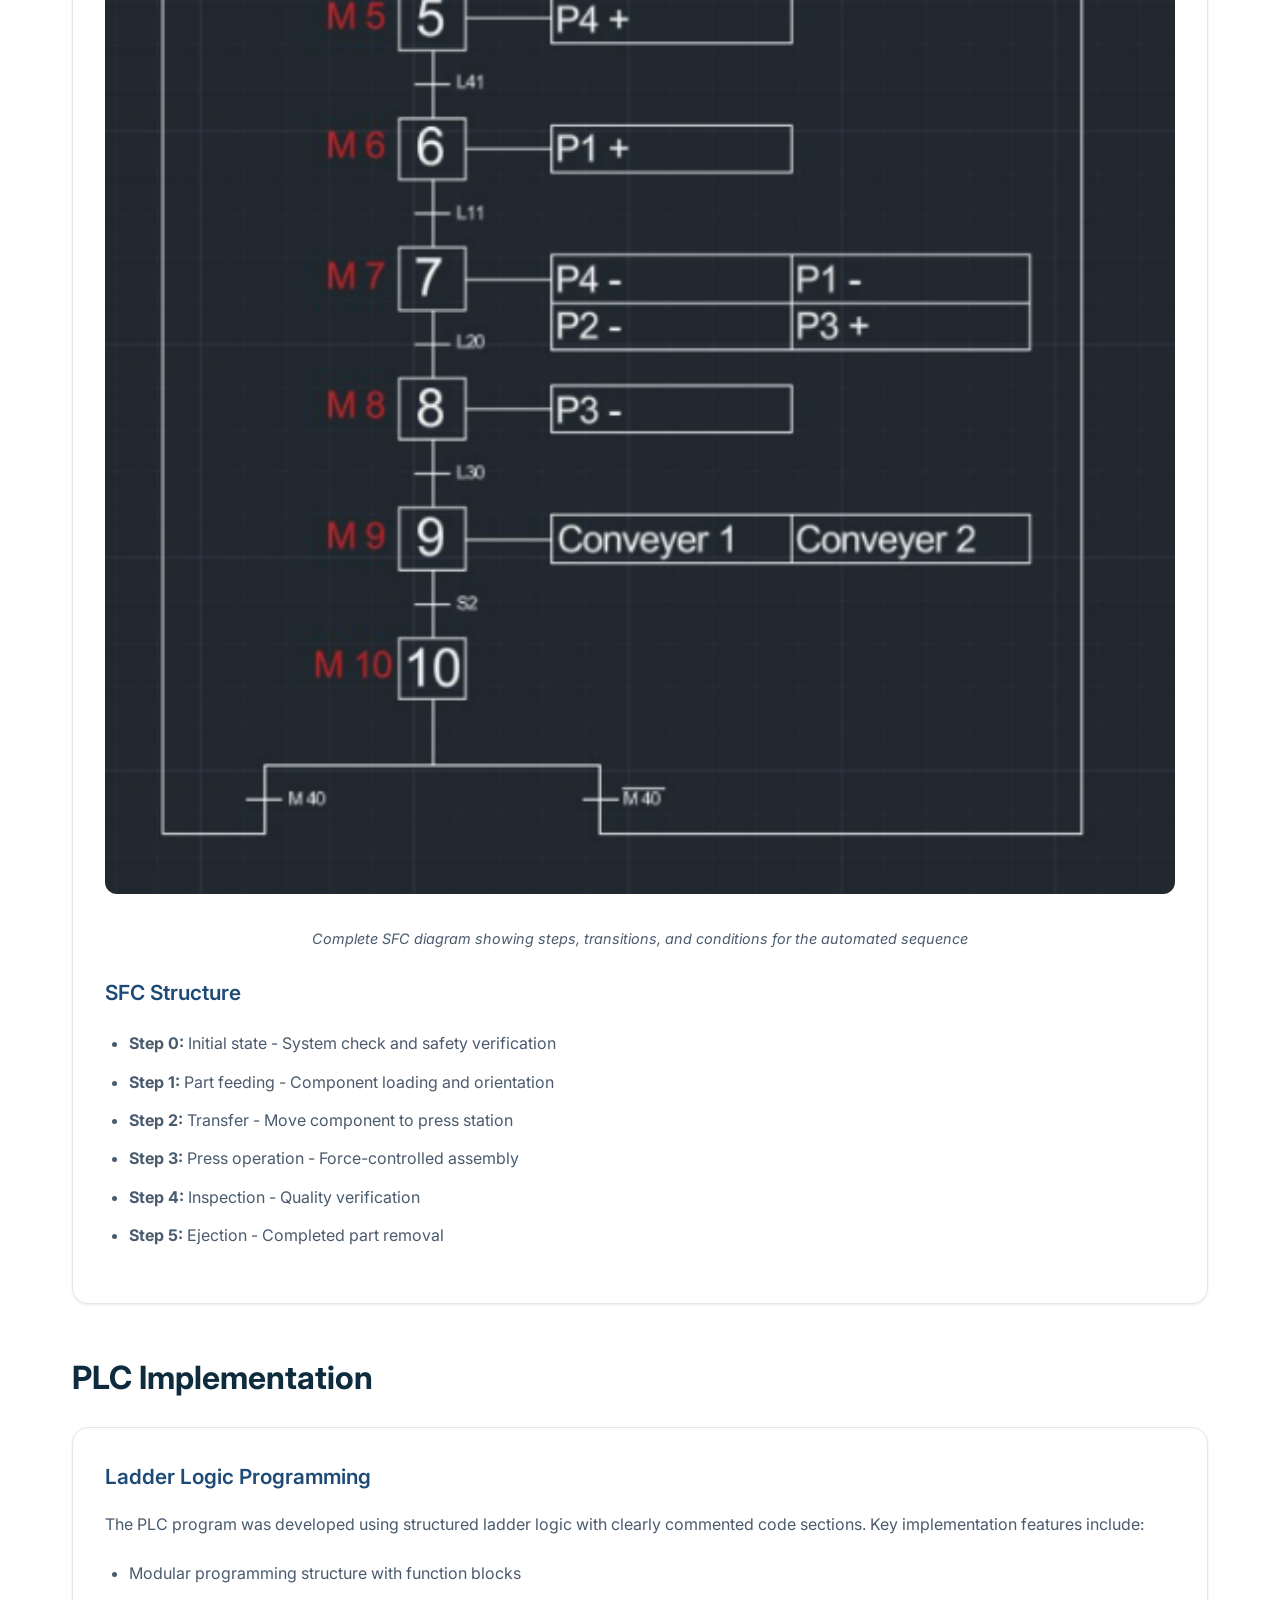
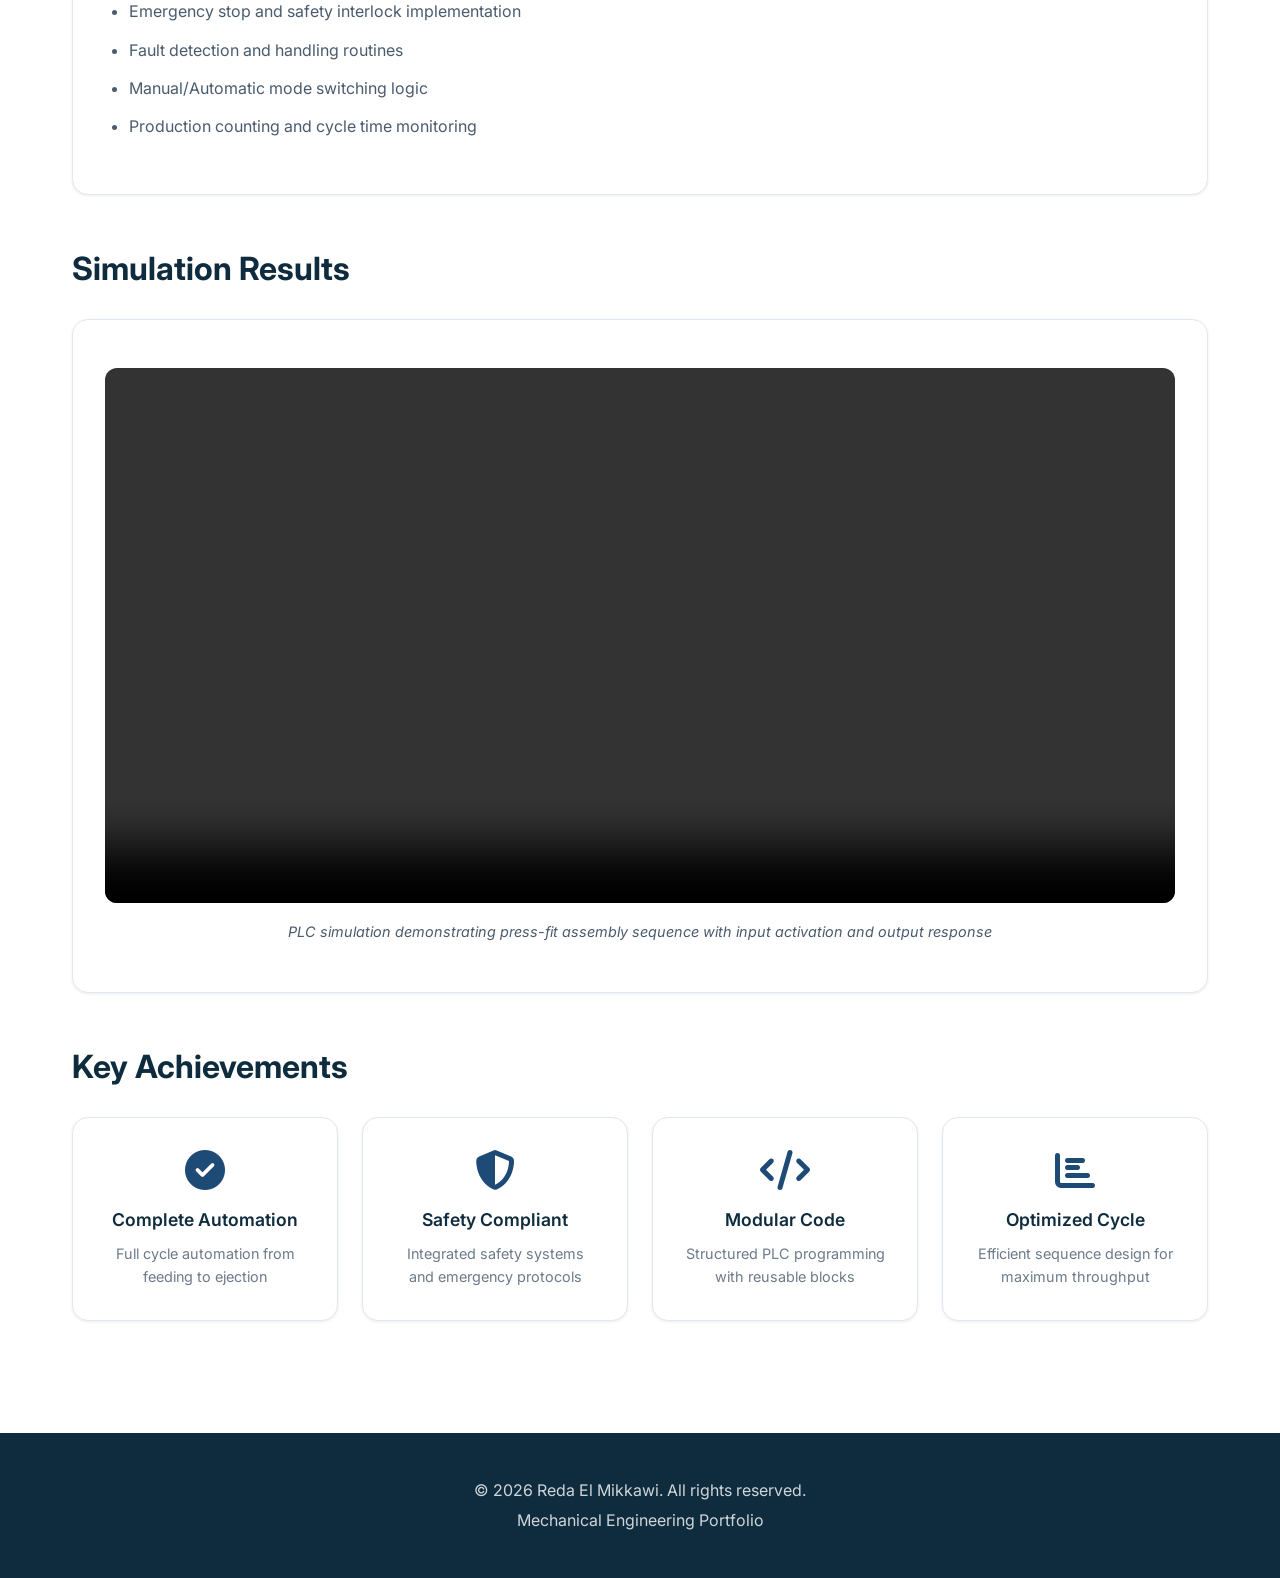
<file: projects/industrial-automation.html>
<!DOCTYPE html>
<html lang="en">
<head>
    <meta charset="UTF-8">
    <meta name="viewport" content="width=device-width, initial-scale=1.0">
    <title>Industrial Automation System | Reda El Mikkawi</title>
    <link rel="stylesheet" href="../style.css">
    <link rel="stylesheet" href="project-styles.css">
    <link href="https://fonts.googleapis.com/css2?family=Inter:wght@300;400;500;600;700;800&display=swap" rel="stylesheet">
    <link rel="stylesheet" href="https://cdnjs.cloudflare.com/ajax/libs/font-awesome/6.4.0/css/all.min.css">
</head>
<body>
    <nav class="navbar">
        <div class="nav-container">
            <a href="../index.html" class="logo">REM</a>
            <ul class="nav-links">
                <li><a href="../index.html#home">Home</a></li>
                <li><a href="../index.html#projects">Projects</a></li>
                <li><a href="../index.html#experience">Experience</a></li>
                <li><a href="../index.html#skills">Skills</a></li>
                <li><a href="../index.html#certifications">Certifications</a></li>
                <li><a href="../RedaElMikkawi-CV.pdf" target="_blank" class="cv-btn">CV</a></li>
            </ul>
            <div class="menu-toggle">
                <i class="fas fa-bars"></i>
            </div>
        </div>
    </nav>

    <section class="project-detail">
        <div class="container">
            <div class="project-header">
                <a href="../index.html#projects" class="back-link"><i class="fas fa-arrow-left"></i> Back to Projects</a>
                <h1>Industrial Automation System</h1>
                <div class="project-meta">
                    <span class="meta-item"><i class="fas fa-calendar"></i> 2026</span>
                    <span class="meta-item"><i class="fas fa-tag"></i> PLC & Automation</span>
                    <span class="meta-item"><i class="fas fa-clock"></i> Semester Project</span>
                </div>
            </div>

            <div class="project-showcase">
                <img src="../images/projects/Industrial Automation/ProfileAutomation.png" alt="Industrial Automation System" class="showcase-image">
            </div>

            <div class="project-description">
                <h2>Project Overview</h2>
                <p>This industrial automation project involved the complete analysis, design, and simulation of a PLC-based automated press-fit assembly machine. The system utilizes Sequential Function Chart (SFC) programming, multiple sensor types, and actuator control to achieve precise automated assembly operations.</p>
                
                <h3>Key Features</h3>
                <ul>
                    <li>Complete machine functional analysis and subsystem identification</li>
                    <li>Sequential Function Chart (SFC) development with step-by-step logic</li>
                    <li>Sensor selection with industrial datasheets and specifications</li>
                    <li>PLC ladder logic programming and simulation</li>
                    <li>Sensor positioning layout and actuator integration</li>
                    <li>Operating mode implementation (Manual/Automatic)</li>
                </ul>
            </div>

            <div class="project-section">
                <h2>Machine Functional Description</h2>
                <div class="content-card">
                    <p>The automated system performs press-fit assembly operations through coordinated subsystems:</p>
                    <ul>
                        <li><strong>Feeding System:</strong> Component loading and orientation mechanism</li>
                        <li><strong>Processing Station:</strong> Press-fit operation with force control</li>
                        <li><strong>Discharge System:</strong> Completed assembly ejection and sorting</li>
                        <li><strong>Safety System:</strong> Emergency stop, light curtains, and interlock protection</li>
                    </ul>
                    <p><strong>Operating Modes:</strong> Manual mode for maintenance and setup, Automatic mode for continuous production cycles.</p>
                </div>
            </div>

            <div class="project-section">
                <h2>Sequence of Operation</h2>
                <div class="content-card">
                    <h3>Initial Conditions</h3>
                    <ul>
                        <li>All actuators in home position</li>
                        <li>Safety systems engaged</li>
                        <li>No fault conditions present</li>
                    </ul>
                    
                    <h3>Start-up Sequence</h3>
                    <ol>
                        <li>System power-on and self-diagnostic check</li>
                        <li>Safety circuit verification</li>
                        <li>Component feeding system initialization</li>
                        <li>Operator confirmation and mode selection</li>
                    </ol>
                    
                    <h3>Normal Operation Cycle</h3>
                    <ol>
                        <li>Part presence detection at feeding station</li>
                        <li>Component orientation verification</li>
                        <li>Transfer to press-fit station</li>
                        <li>Force-controlled press operation</li>
                        <li>Quality check and verification</li>
                        <li>Part ejection to discharge conveyor</li>
                    </ol>
                </div>
            </div>

            <div class="project-section">
                <h2>Sensor and Actuator Selection</h2>
                <div class="content-card">
                    <table class="specs-table">
                        <thead>
                            <tr>
                                <th>Sensor Type</th>
                                <th>Specifications</th>
                                <th>Operating Range</th>
                                <th>Output Type</th>
                                <th>Application</th>
                            </tr>
                        </thead>
                        <tbody>
                            <tr>
                                <td>Inductive Proximity</td>
                                <td>M12, IP67, 24V DC</td>
                                <td>0-4mm</td>
                                <td>PNP NO</td>
                                <td>Part presence detection</td>
                            </tr>
                            <tr>
                                <td>Photoelectric</td>
                                <td>Through-beam, IP65</td>
                                <td>0-10m</td>
                                <td>PNP NO/NC</td>
                                <td>Safety light curtain</td>
                            </tr>
                            <tr>
                                <td>Capacitive</td>
                                <td>M18, IP67</td>
                                <td>0-8mm</td>
                                <td>PNP NO</td>
                                <td>Material detection</td>
                            </tr>
                            <tr>
                                <td>Encoder</td>
                                <td>Incremental, 1000 PPR</td>
                                <td>Continuous rotation</td>
                                <td>Push-Pull</td>
                                <td>Position feedback</td>
                            </tr>
                            <tr>
                                <td>Pressure Sensor</td>
                                <td>0-10 bar, 4-20mA</td>
                                <td>0-145 PSI</td>
                                <td>Analog</td>
                                <td>Force monitoring</td>
                            </tr>
                        </tbody>
                    </table>
                    
                    <h3>Actuators</h3>
                    <ul>
                        <li><strong>Pneumatic Cylinders:</strong> Double-acting, controlled via 5/2 solenoid valves</li>
                        <li><strong>Electric Motor:</strong> 3-phase induction motor with VFD control for conveyor</li>
                        <li><strong>Hydraulic Press:</strong> Proportional valve control for precise force application</li>
                    </ul>
                </div>
            </div>

            <div class="project-section">
                <h2>Sensor Positioning Layout</h2>
                <div class="content-card">
                    <img src="../images/projects/Industrial Automation/SFC.png" alt="Sensor Layout" class="content-image">
                    <p class="image-caption">Machine layout showing sensor and actuator positioning for optimal detection and control</p>
                </div>
            </div>

            <div class="project-section">
                <h2>Sequential Function Chart (SFC)</h2>
                <div class="content-card">
                    <img src="../images/projects/Industrial Automation/SFC.png" alt="SFC Diagram" class="content-image">
                    <p class="image-caption">Complete SFC diagram showing steps, transitions, and conditions for the automated sequence</p>
                    
                    <h3>SFC Structure</h3>
                    <ul>
                        <li><strong>Step 0:</strong> Initial state - System check and safety verification</li>
                        <li><strong>Step 1:</strong> Part feeding - Component loading and orientation</li>
                        <li><strong>Step 2:</strong> Transfer - Move component to press station</li>
                        <li><strong>Step 3:</strong> Press operation - Force-controlled assembly</li>
                        <li><strong>Step 4:</strong> Inspection - Quality verification</li>
                        <li><strong>Step 5:</strong> Ejection - Completed part removal</li>
                    </ul>
                </div>
            </div>

            <div class="project-section">
                <h2>PLC Implementation</h2>
                <div class="content-card">
                    <h3>Ladder Logic Programming</h3>
                    <p>The PLC program was developed using structured ladder logic with clearly commented code sections. Key implementation features include:</p>
                    <ul>
                        <li>Modular programming structure with function blocks</li>
                        <li>Emergency stop and safety interlock implementation</li>
                        <li>Fault detection and handling routines</li>
                        <li>Manual/Automatic mode switching logic</li>
                        <li>Production counting and cycle time monitoring</li>
                    </ul>
                </div>
            </div>

            <div class="project-section">
                <h2>Simulation Results</h2>
                <div class="content-card">
                    <div class="video-container">
                        <video controls>
                            <source src="../images/projects/Industrial Automation/PRESS FIT.mp4" type="video/mp4">
                            Your browser does not support the video tag.
                        </video>
                    </div>
                    <p class="image-caption">PLC simulation demonstrating press-fit assembly sequence with input activation and output response</p>
                </div>
            </div>

            <div class="project-section">
                <h2>Key Achievements</h2>
                <div class="achievements-grid">
                    <div class="achievement-card">
                        <i class="fas fa-check-circle"></i>
                        <h4>Complete Automation</h4>
                        <p>Full cycle automation from feeding to ejection</p>
                    </div>
                    <div class="achievement-card">
                        <i class="fas fa-shield-alt"></i>
                        <h4>Safety Compliant</h4>
                        <p>Integrated safety systems and emergency protocols</p>
                    </div>
                    <div class="achievement-card">
                        <i class="fas fa-code"></i>
                        <h4>Modular Code</h4>
                        <p>Structured PLC programming with reusable blocks</p>
                    </div>
                    <div class="achievement-card">
                        <i class="fas fa-chart-bar"></i>
                        <h4>Optimized Cycle</h4>
                        <p>Efficient sequence design for maximum throughput</p>
                    </div>
                </div>
            </div>
        </div>
    </section>

    <footer>
        <div class="footer-content">
            <p>&copy; 2026 Reda El Mikkawi. All rights reserved.</p>
            <p>Mechanical Engineering Portfolio</p>
        </div>
    </footer>

    <script src="project-script.js"></script>
</body>
</html>
</file>
<file: style.css>
* {
    margin: 0;
    padding: 0;
    box-sizing: border-box;
}

:root {
    --primary: #1e4a76;
    --primary-dark: #0f3554;
    --primary-light: #2c6eaa;
    --secondary: #0f2c3e;
    --accent: #3b82f6;
    --background: #ffffff;
    --background-alt: #f8fafc;
    --background-dark: #f1f5f9;
    --text-primary: #1a2a3a;
    --text-secondary: #4a5b6e;
    --text-muted: #6c7a8a;
    --border: #e2e8f0;
    --shadow-sm: 0 1px 3px rgba(0, 0, 0, 0.08);
    --shadow-md: 0 4px 6px rgba(0, 0, 0, 0.07);
    --shadow-lg: 0 10px 25px rgba(0, 0, 0, 0.1);
    --shadow-xl: 0 20px 50px rgba(0, 0, 0, 0.15);
    --radius-sm: 8px;
    --radius-md: 12px;
    --radius-lg: 16px;
    --radius-xl: 20px;
    --radius-full: 50%;
    --transition: all 0.3s cubic-bezier(0.4, 0, 0.2, 1);
}

body {
    font-family: 'Inter', -apple-system, BlinkMacSystemFont, sans-serif;
    line-height: 1.6;
    color: var(--text-primary);
    background-color: var(--background);
    -webkit-font-smoothing: antialiased;
    -moz-osx-font-smoothing: grayscale;
}

/* Navigation */
.navbar {
    position: fixed;
    top: 0;
    width: 100%;
    background: rgba(255, 255, 255, 0.98);
    backdrop-filter: blur(10px);
    box-shadow: var(--shadow-sm);
    z-index: 1000;
    padding: 1rem 0;
    transition: transform 0.3s ease;
}

.nav-container {
    max-width: 1200px;
    margin: 0 auto;
    padding: 0 2rem;
    display: flex;
    justify-content: space-between;
    align-items: center;
}

.logo {
    font-size: 1.8rem;
    font-weight: 800;
    color: var(--primary);
    text-decoration: none;
    letter-spacing: -1px;
    position: relative;
}

.logo::after {
    content: '';
    position: absolute;
    bottom: 2px;
    left: 0;
    width: 100%;
    height: 3px;
    background: linear-gradient(90deg, var(--primary), var(--accent));
    transform: scaleX(0);
    transition: transform 0.3s ease;
}

.logo:hover::after {
    transform: scaleX(1);
}

.nav-links {
    display: flex;
    list-style: none;
    gap: 2rem;
    align-items: center;
}

.nav-links a {
    text-decoration: none;
    color: var(--text-secondary);
    font-weight: 500;
    transition: var(--transition);
    position: relative;
    padding: 0.5rem 0;
}

.nav-links a::after {
    content: '';
    position: absolute;
    bottom: 0;
    left: 0;
    width: 0;
    height: 2px;
    background: var(--primary);
    transition: width 0.3s ease;
}

.nav-links a:hover {
    color: var(--primary);
}

.nav-links a:hover::after {
    width: 100%;
}

.cv-btn {
    background: var(--primary);
    color: white !important;
    padding: 0.5rem 1.2rem !important;
    border-radius: var(--radius-full);
    transition: var(--transition) !important;
}

.cv-btn::after {
    display: none !important;
}

.cv-btn:hover {
    background: var(--primary-dark);
    transform: translateY(-2px);
    box-shadow: var(--shadow-md);
}

.menu-toggle {
    display: none;
    font-size: 1.5rem;
    cursor: pointer;
    color: var(--primary);
    transition: var(--transition);
}

.menu-toggle:hover {
    color: var(--primary-dark);
}

/* Hero Section */
.hero {
    min-height: 100vh;
    background: linear-gradient(135deg, #f8fafc 0%, #eef2f6 50%, #f8fafc 100%);
    display: flex;
    align-items: center;
    justify-content: center;
    padding: 6rem 2rem 4rem;
    position: relative;
    overflow: hidden;
}

.hero::before {
    content: '';
    position: absolute;
    top: -50%;
    right: -20%;
    width: 600px;
    height: 600px;
    background: radial-gradient(circle, rgba(30, 74, 118, 0.05) 0%, transparent 70%);
    border-radius: var(--radius-full);
}

.hero-content {
    max-width: 1200px;
    margin: 0 auto;
    position: relative;
    z-index: 1;
}

.hero-grid {
    display: flex;
    align-items: center;
    gap: 4rem;
}

.hero-text {
    flex: 1;
}

.hero-image {
    flex: 1;
    text-align: center;
}

.hero-image img {
    width: 300px;
    height: 300px;
    border-radius: var(--radius-full);
    object-fit: cover;
    box-shadow: var(--shadow-xl);
    border: 4px solid white;
    transition: var(--transition);
}

.hero-image img:hover {
    transform: scale(1.05);
    box-shadow: 0 30px 60px rgba(0, 0, 0, 0.2);
}

.hero-badge {
    display: inline-block;
    background: linear-gradient(135deg, var(--primary), var(--primary-light));
    color: white;
    padding: 0.4rem 1.2rem;
    border-radius: var(--radius-full);
    font-size: 0.85rem;
    font-weight: 500;
    margin-bottom: 1.5rem;
    box-shadow: var(--shadow-sm);
}

.hero h1 {
    font-size: 4rem;
    font-weight: 800;
    color: var(--secondary);
    margin-bottom: 1rem;
    letter-spacing: -1px;
    line-height: 1.1;
}

.hero-description {
    font-size: 1.2rem;
    color: var(--text-secondary);
    max-width: 700px;
    margin-bottom: 2rem;
    line-height: 1.7;
}

.hero-buttons {
    display: flex;
    gap: 1rem;
    margin-bottom: 2rem;
}

.btn-primary {
    background: linear-gradient(135deg, var(--primary), var(--primary-light));
    color: white;
    padding: 0.9rem 2rem;
    border-radius: var(--radius-full);
    text-decoration: none;
    font-weight: 600;
    transition: var(--transition);
    display: inline-flex;
    align-items: center;
    gap: 0.5rem;
    box-shadow: 0 4px 15px rgba(30, 74, 118, 0.3);
}

.btn-primary:hover {
    transform: translateY(-2px);
    box-shadow: 0 8px 25px rgba(30, 74, 118, 0.4);
}

.btn-secondary {
    background: transparent;
    color: var(--primary);
    padding: 0.9rem 2rem;
    border-radius: var(--radius-full);
    text-decoration: none;
    font-weight: 600;
    border: 2px solid var(--primary);
    transition: var(--transition);
    display: inline-flex;
    align-items: center;
    gap: 0.5rem;
}

.btn-secondary:hover {
    background: var(--primary);
    color: white;
    transform: translateY(-2px);
    box-shadow: var(--shadow-md);
}

.hero-contact {
    display: flex;
    gap: 2rem;
    flex-wrap: wrap;
}

.hero-contact a {
    color: var(--text-secondary);
    text-decoration: none;
    font-size: 0.9rem;
    transition: var(--transition);
    display: inline-flex;
    align-items: center;
    gap: 0.5rem;
}

.hero-contact a:hover {
    color: var(--primary);
    transform: translateX(2px);
}

/* Container */
.container {
    max-width: 1200px;
    margin: 0 auto;
    padding: 0 2rem;
}

/* Section Header */
.section-header {
    text-align: center;
    margin-bottom: 4rem;
}

.section-header h2 {
    font-size: 2.5rem;
    font-weight: 700;
    color: var(--secondary);
    margin-bottom: 0.5rem;
}

.section-header p {
    color: var(--text-muted);
    font-size: 1.1rem;
}

/* Projects Section */
.projects {
    padding: 6rem 0;
    background: var(--background);
}

.projects-grid {
    display: grid;
    grid-template-columns: repeat(auto-fit, minmax(350px, 1fr));
    gap: 2.5rem;
}

.project-card {
    background: var(--background);
    border-radius: var(--radius-xl);
    overflow: hidden;
    box-shadow: var(--shadow-sm);
    transition: var(--transition);
    border: 1px solid var(--border);
}

.project-card:hover {
    transform: translateY(-8px);
    box-shadow: var(--shadow-lg);
    border-color: var(--primary);
}

.project-card.featured-project {
    border: 2px solid transparent;
    background: linear-gradient(white, white) padding-box,
                linear-gradient(135deg, var(--primary), var(--accent)) border-box;
}

.project-image-wrapper {
    position: relative;
    width: 100%;
    height: 240px;
    overflow: hidden;
    background: var(--background-alt);
}

.project-main-image {
    width: 100%;
    height: 100%;
    object-fit: cover;
    transition: transform 0.5s ease;
}

.project-card:hover .project-main-image {
    transform: scale(1.1);
}

.project-overlay {
    position: absolute;
    top: 0;
    left: 0;
    right: 0;
    bottom: 0;
    background: rgba(30, 74, 118, 0.9);
    display: flex;
    align-items: center;
    justify-content: center;
    opacity: 0;
    transition: opacity 0.3s ease;
}

.project-card:hover .project-overlay {
    opacity: 1;
}

.view-project {
    color: white;
    font-weight: 600;
    display: flex;
    align-items: center;
    gap: 0.5rem;
    transform: translateY(20px);
    transition: transform 0.3s ease;
}

.project-card:hover .view-project {
    transform: translateY(0);
}

.project-content {
    padding: 1.5rem;
}

.project-icon {
    font-size: 2.5rem;
    color: var(--primary);
    margin-bottom: 1rem;
}

.project-content h3 {
    font-size: 1.3rem;
    font-weight: 600;
    margin-bottom: 0.8rem;
    color: var(--secondary);
}

.project-content p {
    color: var(--text-muted);
    margin-bottom: 1rem;
    line-height: 1.5;
}

.project-tags {
    display: flex;
    flex-wrap: wrap;
    gap: 0.5rem;
    margin-bottom: 1.2rem;
}

.project-tags span {
    background: linear-gradient(135deg, rgba(30, 74, 118, 0.1), rgba(59, 130, 246, 0.1));
    padding: 0.3rem 0.8rem;
    border-radius: var(--radius-full);
    font-size: 0.75rem;
    font-weight: 500;
    color: var(--primary);
    border: 1px solid rgba(30, 74, 118, 0.2);
    transition: var(--transition);
}

.project-tags span:hover {
    background: linear-gradient(135deg, rgba(30, 74, 118, 0.2), rgba(59, 130, 246, 0.2));
    transform: translateY(-1px);
}

.project-link {
    color: var(--primary);
    text-decoration: none;
    font-weight: 600;
    display: inline-flex;
    align-items: center;
    gap: 0.5rem;
    transition: gap 0.3s ease;
    position: relative;
}

.project-link:hover {
    gap: 1rem;
}

/* Experience Section */
.experience {
    padding: 6rem 0;
    background: var(--background-alt);
}

.timeline {
    max-width: 800px;
    margin: 0 auto;
    position: relative;
}

.timeline::before {
    content: '';
    position: absolute;
    left: 20px;
    top: 0;
    bottom: 0;
    width: 3px;
    background: linear-gradient(180deg, var(--primary), var(--accent));
    border-radius: 2px;
}

.timeline-item {
    position: relative;
    padding-left: 50px;
    margin-bottom: 2.5rem;
}

.timeline-item:last-child {
    margin-bottom: 0;
}

.timeline-dot {
    position: absolute;
    left: 12px;
    top: 0;
    width: 20px;
    height: 20px;
    border-radius: var(--radius-full);
    background: var(--primary);
    border: 4px solid white;
    box-shadow: 0 0 0 3px var(--primary), var(--shadow-sm);
    transition: var(--transition);
}

.timeline-item:hover .timeline-dot {
    background: var(--primary-light);
    transform: scale(1.2);
}

.timeline-content {
    background: white;
    padding: 1.5rem;
    border-radius: var(--radius-lg);
    box-shadow: var(--shadow-sm);
    transition: var(--transition);
    border: 1px solid var(--border);
}

.timeline-item:hover .timeline-content {
    box-shadow: var(--shadow-md);
    border-color: var(--primary);
    transform: translateX(5px);
}

.timeline-header {
    display: flex;
    align-items: center;
    gap: 1rem;
    margin-bottom: 1rem;
}

.company-logo {
    width: 60px;
    height: 60px;
    flex-shrink: 0;
    background: white;
    border-radius: var(--radius-md);
    display: flex;
    align-items: center;
    justify-content: center;
    padding: 0.5rem;
    box-shadow: var(--shadow-sm);
    border: 2px solid var(--border);
    transition: var(--transition);
}

.timeline-item:hover .company-logo {
    border-color: var(--primary);
    transform: scale(1.05);
}

.company-logo img {
    width: 100%;
    height: 100%;
    object-fit: contain;
}

.timeline-info {
    flex: 1;
}

.timeline-date {
    color: var(--primary);
    font-weight: 600;
    font-size: 0.85rem;
    margin-bottom: 0.3rem;
}

.timeline-content h3 {
    font-size: 1.2rem;
    margin-bottom: 0.3rem;
    color: var(--secondary);
}

.timeline-content h4 {
    color: var(--text-muted);
    font-weight: 500;
    font-size: 0.95rem;
}

.timeline-content p {
    color: var(--text-secondary);
    line-height: 1.5;
    margin-top: 0.8rem;
}

/* Skills Section */
.skills {
    padding: 6rem 0;
    background: var(--background);
}

.skills-grid {
    display: grid;
    grid-template-columns: repeat(auto-fit, minmax(280px, 1fr));
    gap: 2rem;
}

.skill-category {
    background: linear-gradient(180deg, var(--background-alt), white);
    padding: 2rem;
    border-radius: var(--radius-lg);
    transition: var(--transition);
    border: 1px solid var(--border);
}

.skill-category:hover {
    transform: translateY(-4px);
    box-shadow: var(--shadow-lg);
    border-color: var(--primary);
}

.skill-category h3 {
    font-size: 1.2rem;
    margin-bottom: 1.5rem;
    color: var(--primary);
    display: flex;
    align-items: center;
    gap: 0.8rem;
}

.skill-category h3 i {
    font-size: 1.5rem;
}

.skill-items {
    display: flex;
    flex-wrap: wrap;
    gap: 0.8rem;
}

.skill-item {
    background: white;
    padding: 0.5rem 1.2rem;
    border-radius: var(--radius-full);
    font-size: 0.85rem;
    font-weight: 500;
    color: var(--primary);
    border: 2px solid var(--border);
    transition: var(--transition);
}

.skill-item:hover {
    border-color: var(--primary);
    background: linear-gradient(135deg, rgba(30, 74, 118, 0.05), rgba(59, 130, 246, 0.05));
    transform: translateY(-2px);
}

/* Certifications Section */
.certifications {
    padding: 6rem 0;
    background: linear-gradient(135deg, var(--primary), var(--primary-dark));
    color: white;
}

.certifications .section-header h2,
.certifications .section-header p {
    color: white;
}

.certs-grid {
    display: flex;
    flex-wrap: wrap;
    justify-content: center;
    gap: 1rem;
}

.cert-card {
    background: rgba(255, 255, 255, 0.1);
    backdrop-filter: blur(10px);
    padding: 0.9rem 1.8rem;
    border-radius: var(--radius-full);
    display: inline-flex;
    align-items: center;
    gap: 0.8rem;
    font-weight: 500;
    transition: var(--transition);
    border: 1px solid rgba(255, 255, 255, 0.2);
}

.cert-card:hover {
    background: rgba(255, 255, 255, 0.2);
    transform: translateY(-2px);
    box-shadow: 0 10px 25px rgba(0, 0, 0, 0.2);
    border-color: rgba(255, 255, 255, 0.4);
}

.cert-card i {
    font-size: 1.2rem;
}

/* Education Section */
.education {
    padding: 6rem 0;
    background: var(--background-alt);
}

.education-grid {
    display: grid;
    grid-template-columns: repeat(auto-fit, minmax(350px, 1fr));
    gap: 2rem;
}

.edu-card {
    background: white;
    padding: 2.5rem 2rem;
    border-radius: var(--radius-xl);
    text-align: center;
    box-shadow: var(--shadow-sm);
    transition: var(--transition);
    border: 1px solid var(--border);
}

.edu-card:hover {
    transform: translateY(-4px);
    box-shadow: var(--shadow-lg);
    border-color: var(--primary);
}

.edu-card i {
    font-size: 3rem;
    color: var(--primary);
    margin-bottom: 1.5rem;
    transition: var(--transition);
}

.edu-card:hover i {
    transform: scale(1.1);
    color: var(--primary-light);
}

.edu-card h3 {
    font-size: 1.3rem;
    margin-bottom: 0.8rem;
    color: var(--secondary);
}

.edu-card p {
    color: var(--text-muted);
    margin-bottom: 1rem;
}

.edu-date {
    color: var(--primary);
    font-weight: 600;
    font-size: 0.9rem;
    background: linear-gradient(135deg, rgba(30, 74, 118, 0.1), rgba(59, 130, 246, 0.1));
    padding: 0.3rem 1rem;
    border-radius: var(--radius-full);
    display: inline-block;
}

/* Footer */
footer {
    background: var(--secondary);
    color: white;
    text-align: center;
    padding: 2.5rem;
    position: relative;
}

.footer-content p {
    opacity: 0.8;
    margin: 0.3rem 0;
    transition: opacity 0.3s ease;
}

.footer-content p:hover {
    opacity: 1;
}

/* Responsive Design */
@media (max-width: 1024px) {
    .hero-grid {
        gap: 2rem;
    }
    
    .hero h1 {
        font-size: 3rem;
    }
    
    .projects-grid {
        grid-template-columns: repeat(auto-fit, minmax(300px, 1fr));
    }
}

@media (max-width: 768px) {
    .menu-toggle {
        display: block;
    }
    
    .nav-links {
        position: absolute;
        top: 100%;
        left: 0;
        right: 0;
        background: white;
        flex-direction: column;
        padding: 2rem;
        gap: 1rem;
        box-shadow: var(--shadow-lg);
        transform: translateY(-20px);
        opacity: 0;
        transition: all 0.3s ease;
        display: none;
    }
    
    .nav-links.active {
        transform: translateY(0);
        opacity: 1;
        display: flex;
    }
    
    .hero-grid {
        flex-direction: column-reverse;
        text-align: center;
        gap: 2rem;
    }
    
    .hero-text {
        text-align: center;
    }
    
    .hero-image img {
        width: 220px;
        height: 220px;
    }
    
    .hero h1 {
        font-size: 2.5rem;
    }
    
    .hero-description {
        margin-left: auto;
        margin-right: auto;
    }
    
    .hero-buttons {
        flex-direction: column;
        align-items: center;
    }
    
    .hero-contact {
        flex-direction: column;
        align-items: center;
        gap: 0.8rem;
    }
    
    .section-header h2 {
        font-size: 2rem;
    }
    
    .projects-grid {
        grid-template-columns: 1fr;
    }
    
    .project-image-wrapper {
        height: 200px;
    }
    
    .timeline-header {
        flex-direction: column;
        text-align: center;
    }
    
    .company-logo {
        margin-bottom: 0.5rem;
    }
    
    .timeline-info {
        text-align: center;
    }
    
    .timeline-content {
        margin-left: 10px;
    }
    
    .education-grid {
        grid-template-columns: 1fr;
    }
}

@media (max-width: 480px) {
    .hero h1 {
        font-size: 2rem;
    }
    
    .hero-image img {
        width: 180px;
        height: 180px;
    }
    
    .project-image-wrapper {
        height: 180px;
    }
    
    .section-header h2 {
        font-size: 1.8rem;
    }
}

/* Print Styles */
@media print {
    .navbar {
        position: static;
    }
    
    .hero {
        min-height: auto;
    }
    
    .project-card,
    .timeline-item,
    .edu-card {
        break-inside: avoid;
    }
}

/* Animations */
@keyframes fadeInUp {
    from {
        opacity: 0;
        transform: translateY(20px);
    }
    to {
        opacity: 1;
        transform: translateY(0);
    }
}
</file>
<file: projects/project-styles.css>
/* Project Detail Page Styles */
.project-detail {
    padding: 8rem 2rem 4rem;
    background: var(--background);
}

.project-header {
    margin-bottom: 3rem;
}

.back-link {
    display: inline-flex;
    align-items: center;
    gap: 0.5rem;
    color: var(--primary);
    text-decoration: none;
    font-weight: 500;
    margin-bottom: 1.5rem;
    transition: var(--transition);
}

.back-link:hover {
    gap: 1rem;
    color: var(--primary-dark);
}

.project-header h1 {
    font-size: 3rem;
    font-weight: 800;
    color: var(--secondary);
    margin-bottom: 1rem;
    line-height: 1.2;
}

.project-meta {
    display: flex;
    gap: 2rem;
    flex-wrap: wrap;
}

.meta-item {
    display: inline-flex;
    align-items: center;
    gap: 0.5rem;
    color: var(--text-muted);
    font-size: 0.95rem;
    background: var(--background-alt);
    padding: 0.5rem 1rem;
    border-radius: var(--radius-full);
}

.meta-item i {
    color: var(--primary);
}

.project-showcase {
    margin-bottom: 3rem;
    border-radius: var(--radius-xl);
    overflow: hidden;
    box-shadow: var(--shadow-lg);
}

.showcase-image {
    width: 100%;
    height: auto;
    display: block;
}

.project-description {
    margin-bottom: 3rem;
}

.project-description h2 {
    font-size: 2rem;
    font-weight: 700;
    color: var(--secondary);
    margin-bottom: 1.5rem;
}

.project-description h3 {
    font-size: 1.3rem;
    font-weight: 600;
    color: var(--primary);
    margin: 1.5rem 0 1rem;
}

.project-description p {
    color: var(--text-secondary);
    line-height: 1.8;
    margin-bottom: 1rem;
}

.project-description ul {
    list-style: none;
    padding: 0;
}

.project-description ul li {
    padding: 0.5rem 0;
    color: var(--text-secondary);
    position: relative;
    padding-left: 1.5rem;
}

.project-description ul li::before {
    content: '▹';
    position: absolute;
    left: 0;
    color: var(--primary);
    font-weight: bold;
}

.project-section {
    margin-bottom: 3rem;
}

.project-section h2 {
    font-size: 2rem;
    font-weight: 700;
    color: var(--secondary);
    margin-bottom: 1.5rem;
}

.content-card {
    background: white;
    padding: 2rem;
    border-radius: var(--radius-lg);
    box-shadow: var(--shadow-sm);
    border: 1px solid var(--border);
}

.content-card h3 {
    font-size: 1.3rem;
    font-weight: 600;
    color: var(--primary);
    margin: 1.5rem 0 1rem;
}

.content-card h3:first-child {
    margin-top: 0;
}

.content-card h4 {
    font-size: 1.1rem;
    font-weight: 600;
    color: var(--secondary);
    margin: 1rem 0 0.5rem;
}

.content-card p {
    color: var(--text-secondary);
    line-height: 1.8;
    margin-bottom: 1rem;
}

.content-card ul, .content-card ol {
    padding-left: 1.5rem;
    margin-bottom: 1rem;
}

.content-card ul li, .content-card ol li {
    padding: 0.4rem 0;
    color: var(--text-secondary);
    line-height: 1.6;
}

.content-image {
    width: 100%;
    height: auto;
    border-radius: var(--radius-md);
    margin: 1rem 0;
}

.image-caption {
    text-align: center;
    color: var(--text-muted);
    font-size: 0.9rem;
    font-style: italic;
    margin-top: 0.5rem;
}

.note {
    background: rgba(59, 130, 246, 0.1);
    padding: 1rem;
    border-radius: var(--radius-md);
    border-left: 4px solid var(--accent);
    color: var(--primary);
    font-weight: 500;
}

/* Specifications Table */
.specs-table {
    width: 100%;
    border-collapse: collapse;
    margin: 1.5rem 0;
}

.specs-table th {
    background: var(--primary);
    color: white;
    padding: 1rem;
    text-align: left;
    font-weight: 600;
}

.specs-table th:first-child {
    border-radius: var(--radius-md) 0 0 0;
}

.specs-table th:last-child {
    border-radius: 0 var(--radius-md) 0 0;
}

.specs-table td {
    padding: 1rem;
    border-bottom: 1px solid var(--border);
    color: var(--text-secondary);
}

.specs-table tr:hover td {
    background: var(--background-alt);
}

/* Video Container */
.video-container {
    position: relative;
    width: 100%;
    border-radius: var(--radius-md);
    overflow: hidden;
    margin: 1rem 0;
}

.video-container video {
    width: 100%;
    display: block;
}

/* Calculation Box */
.calculation-box {
    background: var(--background-alt);
    padding: 1.5rem;
    border-radius: var(--radius-md);
    border: 2px dashed var(--border);
    margin: 1rem 0;
    text-align: center;
}

.calculation-box p {
    font-size: 1.1rem;
    color: var(--text-primary);
    margin: 0;
}

/* Achievements Grid */
.achievements-grid {
    display: grid;
    grid-template-columns: repeat(auto-fit, minmax(250px, 1fr));
    gap: 1.5rem;
    margin-top: 1.5rem;
}

.achievement-card {
    background: white;
    padding: 2rem;
    border-radius: var(--radius-lg);
    text-align: center;
    box-shadow: var(--shadow-sm);
    border: 1px solid var(--border);
    transition: var(--transition);
}

.achievement-card:hover {
    transform: translateY(-4px);
    box-shadow: var(--shadow-md);
    border-color: var(--primary);
}

.achievement-card i {
    font-size: 2.5rem;
    color: var(--primary);
    margin-bottom: 1rem;
}

.achievement-card h4 {
    font-size: 1.1rem;
    font-weight: 600;
    color: var(--secondary);
    margin-bottom: 0.5rem;
}

.achievement-card p {
    color: var(--text-muted);
    font-size: 0.9rem;
}

/* SDG Grid */
.sdg-grid {
    display: grid;
    grid-template-columns: repeat(auto-fit, minmax(200px, 1fr));
    gap: 1.5rem;
    margin-top: 1.5rem;
}

.sdg-card {
    background: var(--background-alt);
    padding: 1.5rem;
    border-radius: var(--radius-md);
    text-align: center;
    transition: var(--transition);
}

.sdg-card:hover {
    transform: translateY(-2px);
    box-shadow: var(--shadow-sm);
}

.sdg-card i {
    font-size: 2rem;
    color: var(--primary);
    margin-bottom: 0.8rem;
}

.sdg-card h4 {
    font-size: 1.1rem;
    font-weight: 600;
    color: var(--secondary);
    margin-bottom: 0.5rem;
}

.sdg-card p {
    color: var(--text-muted);
    font-size: 0.85rem;
}

/* Responsive */
@media (max-width: 768px) {
    .project-detail {
        padding: 6rem 1rem 3rem;
    }

    .project-header h1 {
        font-size: 2rem;
    }

    .project-meta {
        flex-direction: column;
        gap: 0.5rem;
    }

    .specs-table {
        font-size: 0.85rem;
    }

    .specs-table th, .specs-table td {
        padding: 0.75rem;
    }

    .content-card {
        padding: 1.5rem;
    }

    .achievements-grid, .sdg-grid {
        grid-template-columns: 1fr;
    }
}

@media (max-width: 480px) {
    .project-header h1 {
        font-size: 1.8rem;
    }

    .project-section h2 {
        font-size: 1.5rem;
    }
}
</file>
